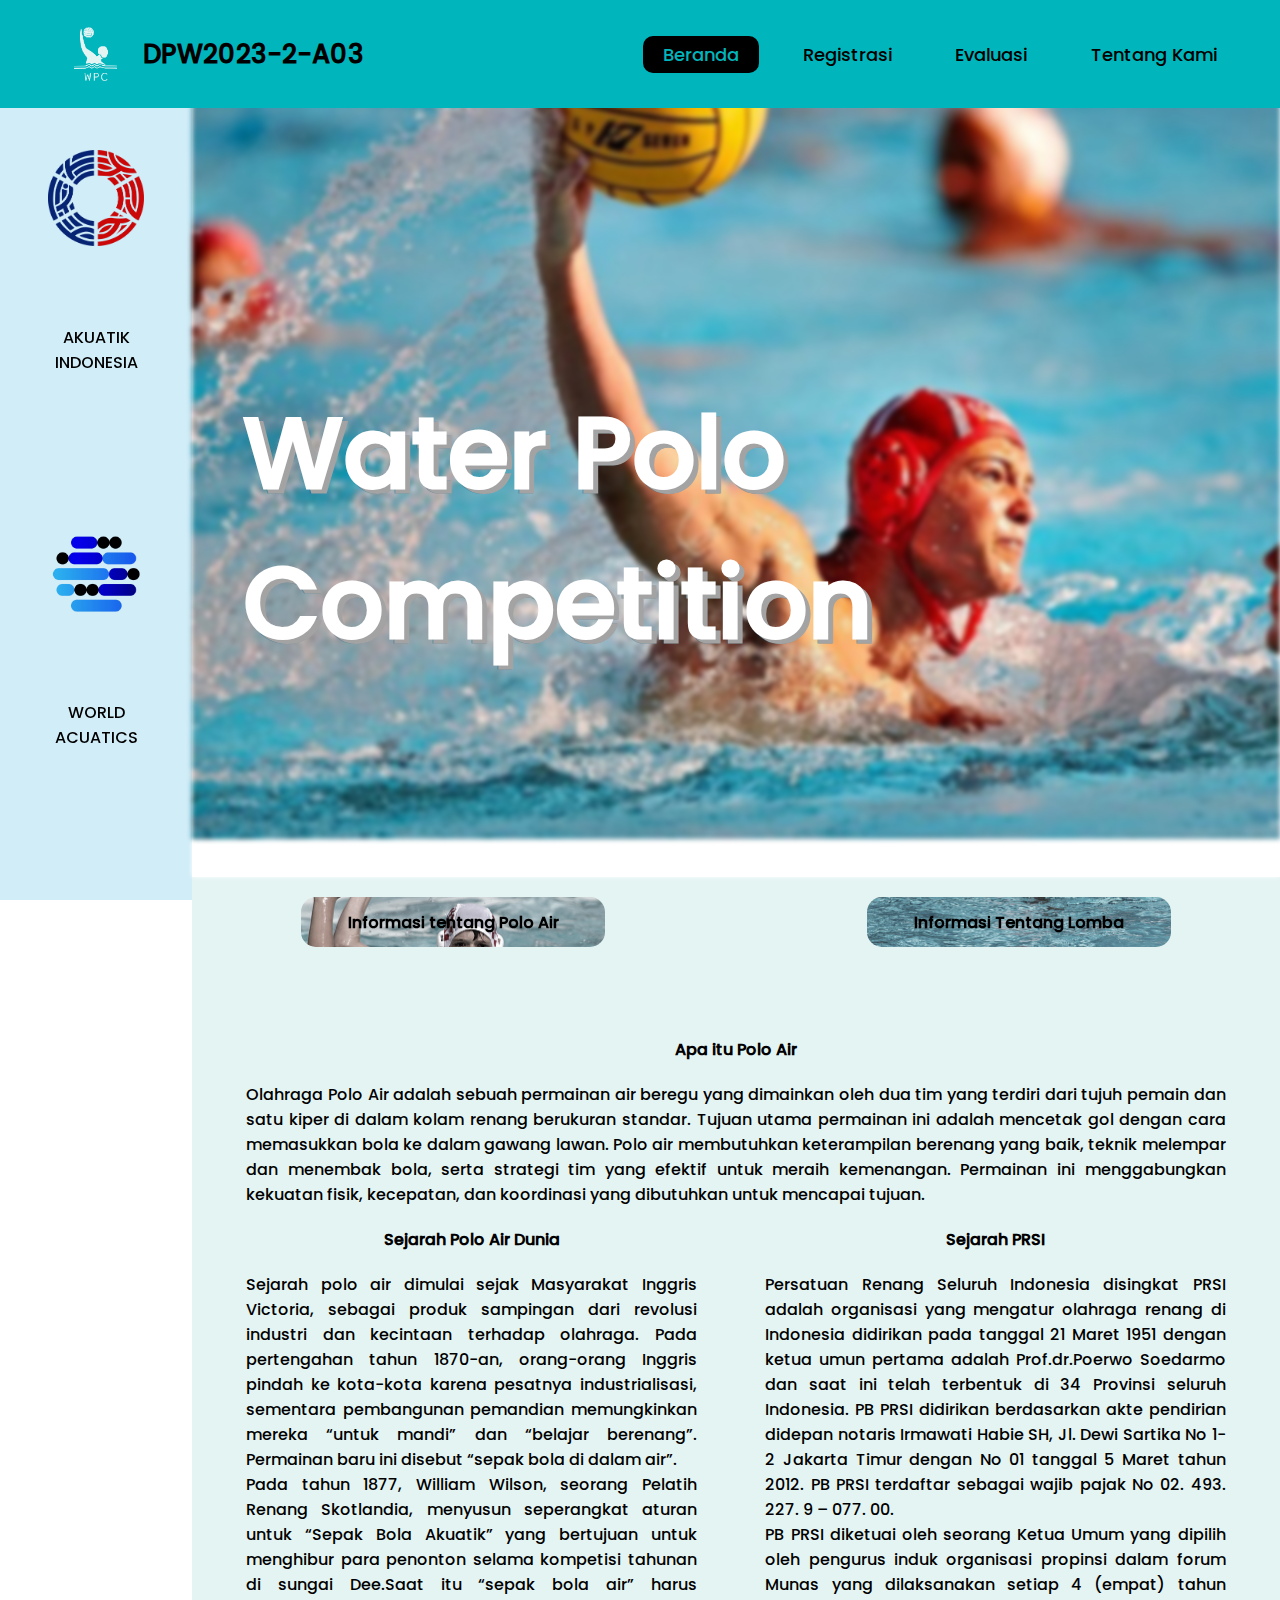
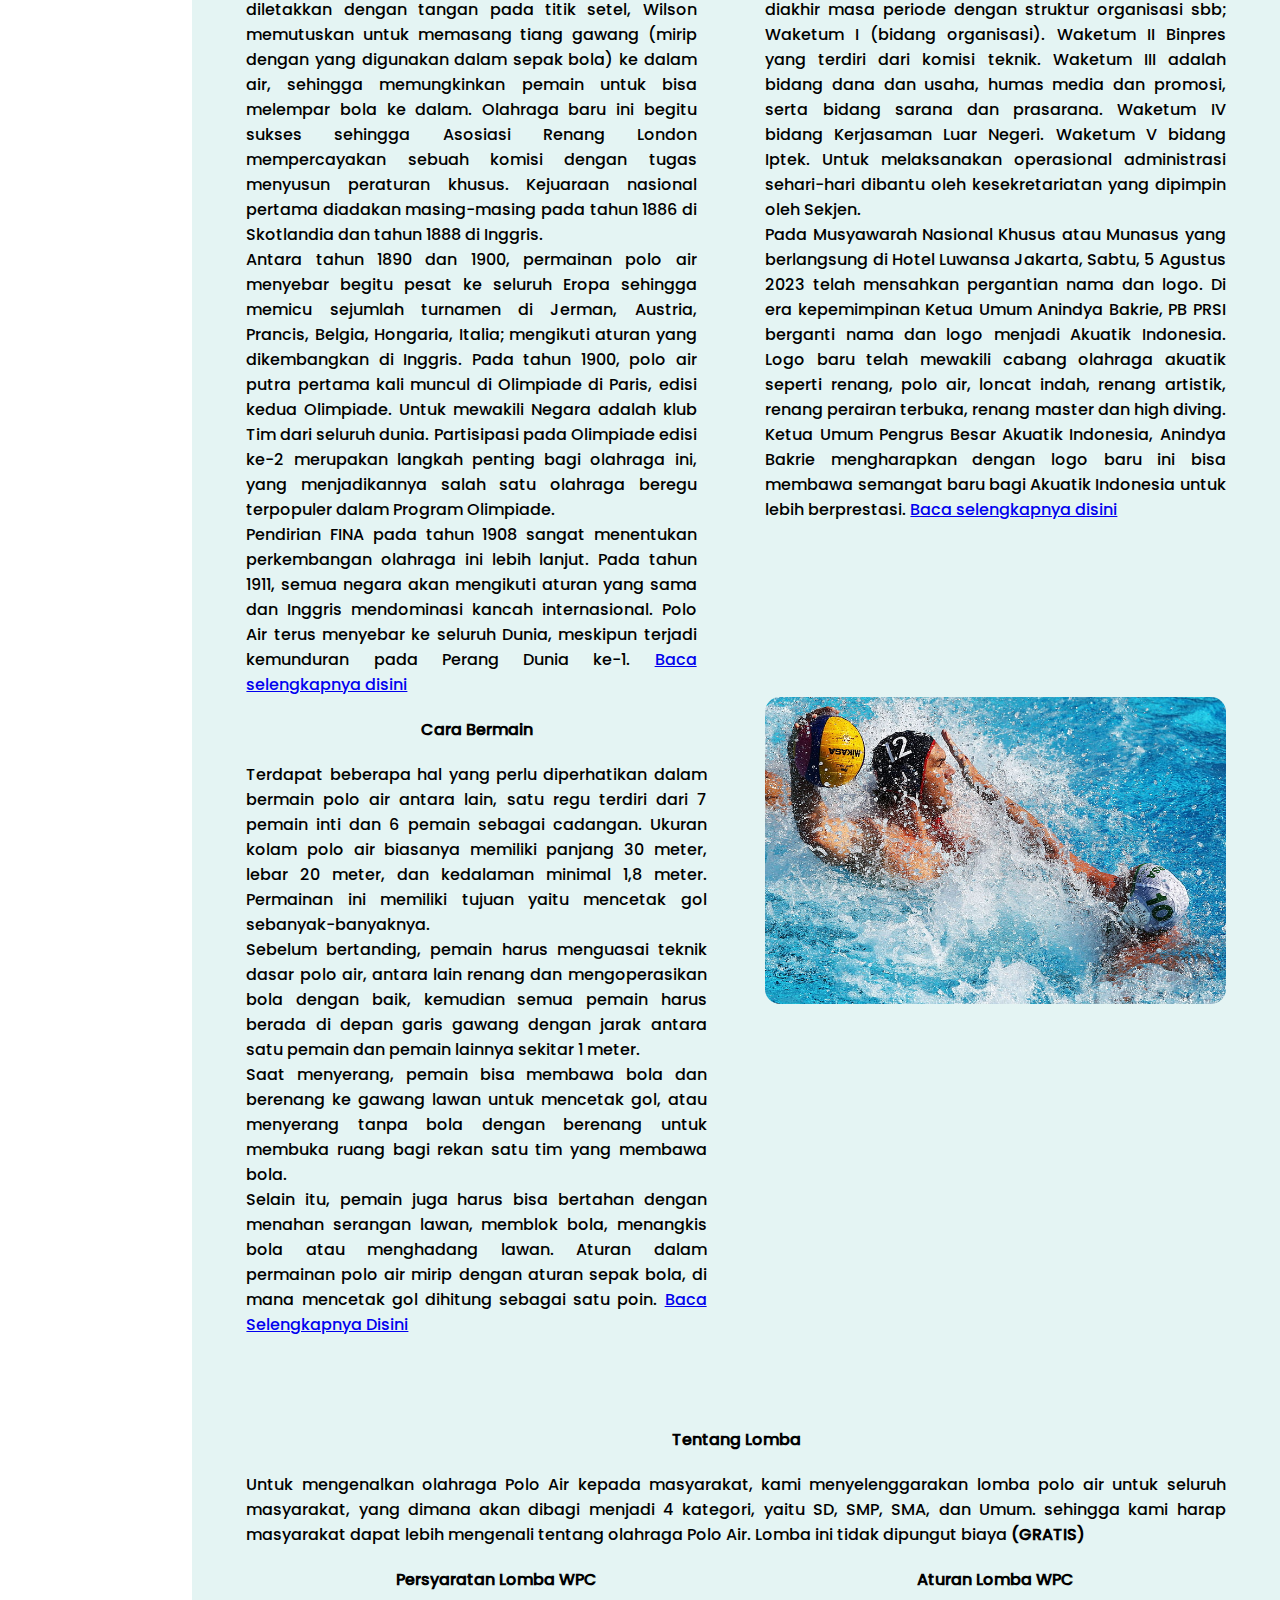
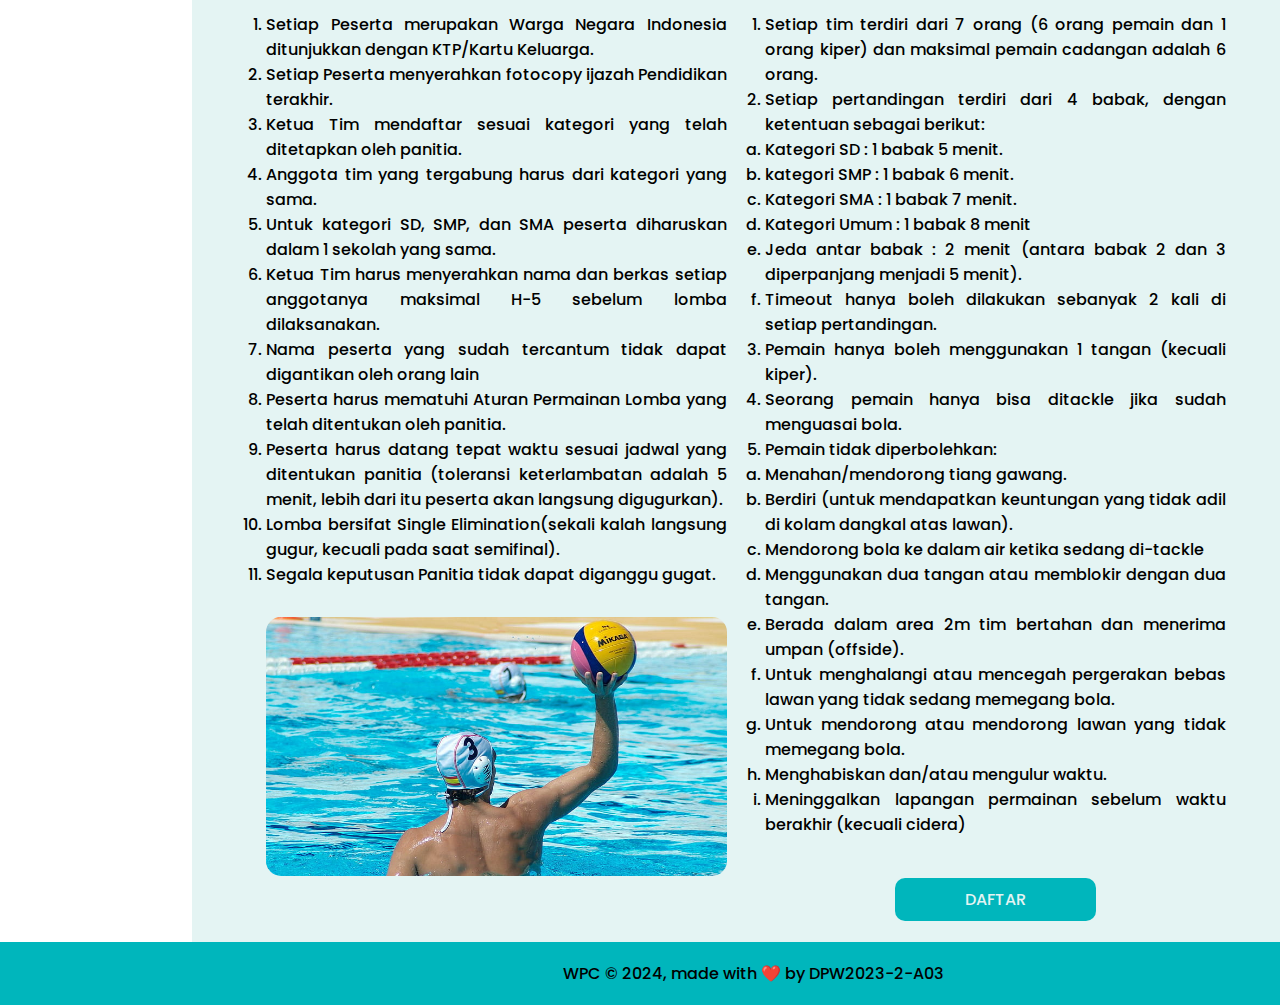
<file: index.html>
<!DOCTYPE html>
<html lang="id">

<head>
    <meta charset="UTF-8">
    <meta name="viewport" content="width=device-width, initial-scale=1.0">
    <title>Homepage</title>
    <link rel="stylesheet" href="style.css">
</head>

<body>
    <!-- menu start -->
    <div class="menu">
        <!-- menu navbar kiri -->
        <div class="nav1">
            <img src="aset/logowpcfix.png" alt="">
            <p>DPW2023-2-A03</p>
        </div>
        <!-- menu navbar kanan -->
        <div class="nav2">
            <a href="index.html" class="now-page">Beranda</a>
            <a href="registration.html" class="other-page">Registrasi</a>
            <a href="evaluation.html" class="other-page">Evaluasi</a>
            <a href="about-us.html" class="other-page">Tentang Kami</a>
        </div>
    </div>
    <!-- menu end -->

    <!-- header start -->
    <div class="header banner"></div>
    <div class="bg-text">
        <h1>Water Polo Competition</h1>
    </div>
    <!-- header end -->

    <!-- aside start -->
    <aside>
        <div class="logo1">
            <img src="aset/logolokal.png" alt="">
            <div class="textLogo">
                <div>AKUATIK</div>
                <div>INDONESIA</div>
            </div>
        </div>
        <div class="logo2">
            <img src="aset/logoworld.png" alt="">
            <div class="textLogo">
                <div>WORLD</div>
                <div>ACUATICS</div>
            </div>
        </div>
    </aside>
    <!-- aside end -->
    <!-- main start -->
    <div class="main">
        <!-- tombol -->
        <div class="card">
            <div class="card1">
                <a href="#pengertian">
                    <h2>Informasi tentang Polo Air</h2>
                </a>
            </div>
            <div class="card2">
                <a href="#informasi-lomba">
                    <h2>Informasi Tentang Lomba</h2>
                </a>
            </div>
        </div>
        <!-- pengertian -->
        <div class="pengertian" id="pengertian">
            <!-- <hr><hr> -->
            <h3>Apa itu Polo Air</h3>
            <p>
                Olahraga Polo Air adalah sebuah permainan air beregu yang dimainkan oleh dua tim yang terdiri dari tujuh
                pemain dan satu kiper di dalam kolam renang berukuran standar. Tujuan utama permainan ini adalah
                mencetak gol dengan cara memasukkan bola ke dalam gawang lawan. Polo air membutuhkan keterampilan
                berenang yang baik, teknik melempar dan menembak bola, serta strategi tim yang efektif untuk meraih
                kemenangan. Permainan ini menggabungkan kekuatan fisik, kecepatan, dan koordinasi yang dibutuhkan untuk
                mencapai tujuan.
            </p>
        </div>
        <!-- sejarah -->
        <div class="sejarah">
            <!-- sejarah polo air dunia -->
            <div class="spolo">
                <h3>Sejarah Polo Air Dunia</h3>
                <p>
                    Sejarah polo air dimulai sejak Masyarakat Inggris Victoria, sebagai produk sampingan dari revolusi
                    industri dan kecintaan terhadap olahraga. Pada pertengahan tahun 1870-an, orang-orang Inggris pindah
                    ke kota-kota karena pesatnya industrialisasi, sementara pembangunan pemandian memungkinkan mereka
                    “untuk mandi” dan “belajar berenang”. Permainan baru ini disebut “sepak bola di dalam air”.
                </p>
                <p>
                    Pada tahun 1877, William Wilson, seorang Pelatih Renang Skotlandia, menyusun seperangkat aturan
                    untuk “Sepak Bola Akuatik” yang bertujuan untuk menghibur para penonton selama kompetisi tahunan di
                    sungai Dee.Saat itu “sepak bola air” harus diletakkan dengan tangan pada titik setel, Wilson
                    memutuskan untuk memasang tiang gawang (mirip dengan yang digunakan dalam sepak bola) ke dalam air,
                    sehingga memungkinkan pemain untuk bisa melempar bola ke dalam. Olahraga baru ini begitu sukses
                    sehingga Asosiasi Renang London mempercayakan sebuah komisi dengan tugas menyusun peraturan khusus.
                    Kejuaraan nasional pertama diadakan masing-masing pada tahun 1886 di Skotlandia dan tahun 1888 di
                    Inggris.
                </p>
                <p>
                    Antara tahun 1890 dan 1900, permainan polo air menyebar begitu pesat ke seluruh Eropa sehingga
                    memicu sejumlah turnamen di Jerman, Austria, Prancis, Belgia, Hongaria, Italia; mengikuti aturan
                    yang dikembangkan di Inggris. Pada tahun 1900, polo air putra pertama kali muncul di Olimpiade di
                    Paris, edisi kedua Olimpiade. Untuk mewakili Negara adalah klub Tim dari seluruh dunia. Partisipasi
                    pada Olimpiade edisi ke-2 merupakan langkah penting bagi olahraga ini, yang menjadikannya salah satu
                    olahraga beregu terpopuler dalam Program Olimpiade.
                </p>
                <p>
                    Pendirian FINA pada tahun 1908 sangat menentukan perkembangan olahraga ini lebih lanjut. Pada tahun
                    1911, semua negara akan mengikuti aturan yang sama dan Inggris mendominasi kancah internasional.
                    Polo Air terus menyebar ke seluruh Dunia, meskipun terjadi kemunduran pada Perang Dunia ke-1. <a
                        href="https://learning.fina.org/history-of-water-polo/" target="_blank">Baca selengkapnya
                        disini</a>
                </p>
            </div>
            <!-- sejarah prsi -->
            <div class="sprsi">
                <h3>Sejarah PRSI</h3>
                <p>
                    Persatuan Renang Seluruh Indonesia disingkat PRSI adalah organisasi yang mengatur olahraga renang di
                    Indonesia didirikan pada tanggal 21 Maret 1951 dengan ketua umun pertama adalah Prof.dr.Poerwo
                    Soedarmo dan saat ini telah terbentuk di 34 Provinsi seluruh Indonesia. PB PRSI didirikan
                    berdasarkan akte pendirian didepan notaris Irmawati Habie SH, Jl. Dewi Sartika No 1-2 Jakarta Timur
                    dengan No 01 tanggal 5 Maret tahun 2012. PB PRSI terdaftar sebagai wajib pajak No 02. 493. 227. 9 –
                    077. 00.
                </p>
                <p>
                    PB PRSI diketuai oleh seorang Ketua Umum yang dipilih oleh pengurus induk organisasi propinsi dalam
                    forum Munas yang dilaksanakan setiap 4 (empat) tahun diakhir masa periode dengan struktur organisasi
                    sbb; Waketum I (bidang organisasi). Waketum II Binpres yang terdiri dari komisi teknik. Waketum III
                    adalah bidang dana dan usaha, humas media dan promosi, serta bidang sarana dan prasarana. Waketum IV
                    bidang Kerjasaman Luar Negeri. Waketum V bidang Iptek. Untuk melaksanakan operasional administrasi
                    sehari-hari dibantu oleh kesekretariatan yang dipimpin oleh Sekjen.
                </p>
                <p>
                    Pada Musyawarah Nasional Khusus atau Munasus yang berlangsung di Hotel Luwansa Jakarta, Sabtu, 5
                    Agustus 2023 telah mensahkan pergantian nama dan logo. Di era kepemimpinan Ketua Umum Anindya
                    Bakrie, PB PRSI berganti nama dan logo menjadi Akuatik Indonesia. Logo baru telah mewakili cabang
                    olahraga akuatik seperti renang, polo air, loncat indah, renang artistik, renang perairan terbuka,
                    renang master dan high diving. Ketua Umum Pengrus Besar Akuatik Indonesia, Anindya Bakrie
                    mengharapkan dengan logo baru ini bisa membawa semangat baru bagi Akuatik Indonesia untuk lebih
                    berprestasi. <a href="https://akuatikindonesia.id/tentang" target="_blank"> Baca selengkapnya
                        disini</a>
                </p>
            </div>
        </div>
        <!-- cara main -->
        <div class="penghubung">
            <div class="cara">
                <h3>Cara Bermain</h3>
                <p>
                    Terdapat beberapa hal yang perlu diperhatikan dalam bermain polo air antara lain, satu regu terdiri
                    dari 7 pemain inti dan 6 pemain sebagai cadangan. Ukuran kolam polo air biasanya memiliki panjang 30
                    meter, lebar 20 meter, dan kedalaman minimal 1,8 meter. Permainan ini memiliki tujuan yaitu mencetak
                    gol sebanyak-banyaknya.
                </p>
                <p>
                    Sebelum bertanding, pemain harus menguasai teknik dasar polo air, antara lain renang dan
                    mengoperasikan bola dengan baik, kemudian semua pemain harus berada di depan garis gawang dengan
                    jarak antara satu pemain dan pemain lainnya sekitar 1 meter.
                </p>
                <p>
                    Saat menyerang, pemain bisa membawa bola dan berenang ke gawang lawan untuk mencetak gol, atau
                    menyerang tanpa bola dengan berenang untuk membuka ruang bagi rekan satu tim yang membawa bola.
                </p>
                <p>
                    Selain itu, pemain juga harus bisa bertahan dengan menahan serangan lawan, memblok bola, menangkis
                    bola atau menghadang lawan. Aturan dalam permainan polo air mirip dengan aturan sepak bola, di mana
                    mencetak gol dihitung sebagai satu poin. <a
                        href="https://nocindonesia.or.id/olahraga-polo-air-teknik-cara-main-dan-aturan/"
                        target="_blank"> Baca Selengkapnya Disini</a>
                </p>
            </div>
            <div class="cara">
                <a href="https://e0.pxfuel.com/wallpapers/713/346/desktop-wallpaper-water-polo-waterpolo.jpg"
                    target="_blank"><img src="aset/gambar-polir-1.jpg" alt=""></a>
            </div>
        </div>
        <!-- tujuan lomba -->
        <div class="kata2" id="informasi-lomba">
            <!-- <hr><hr> -->
            <h3>Tentang Lomba</h3>
            <p>
                Untuk mengenalkan olahraga Polo Air kepada masyarakat, kami menyelenggarakan lomba polo air untuk
                seluruh masyarakat, yang dimana akan dibagi menjadi 4 kategori, yaitu SD, SMP, SMA, dan Umum. sehingga
                kami harap masyarakat dapat lebih mengenali tentang olahraga Polo Air. Lomba ini tidak dipungut biaya
                <b>(GRATIS)</b>
            </p>
        </div>
        <!-- ketentuan(persyaratan&aturan) -->
        <div class="ketentuan">
            <!-- persyaratan -->
            <div class="syarat">
                <h3>Persyaratan Lomba WPC</h3>
                <div class="list1">
                    <ol type="1">
                        <li>Setiap Peserta merupakan Warga Negara Indonesia ditunjukkan dengan KTP/Kartu Keluarga.</li>
                        <li>Setiap Peserta menyerahkan fotocopy ijazah Pendidikan terakhir.</li>
                        <li>Ketua Tim mendaftar sesuai kategori yang telah ditetapkan oleh panitia.</li>
                        <li>Anggota tim yang tergabung harus dari kategori yang sama.</li>
                        <li>Untuk kategori SD, SMP, dan SMA peserta diharuskan dalam 1 sekolah yang sama.</li>
                        <li>Ketua Tim harus menyerahkan nama dan berkas setiap anggotanya maksimal H-5 sebelum lomba
                            dilaksanakan.</li>
                        <li>Nama peserta yang sudah tercantum tidak dapat digantikan oleh orang lain</li>
                        <li>Peserta harus mematuhi Aturan Permainan Lomba yang telah ditentukan oleh panitia.</li>
                        <li>Peserta harus datang tepat waktu sesuai jadwal yang ditentukan panitia (toleransi
                            keterlambatan adalah 5 menit, lebih dari itu peserta akan langsung digugurkan).</li>
                        <li>Lomba bersifat Single Elimination(sekali kalah langsung gugur, kecuali pada saat semifinal).
                        </li>
                        <li>Segala keputusan Panitia tidak dapat diganggu gugat.</li>
                    </ol>
                </div>
                <a href="https://e0.pxfuel.com/wallpapers/1001/410/desktop-wallpaper-waterpolo-water-polo-background.jpg"
                    target="_blank"><img src="aset/gambar-polir-2.jpg" alt=""></a>
            </div>
            <!-- aturan -->
            <div class="aturan">
                <h3>Aturan Lomba WPC</h3>
                <div class="list1">
                    <ol type="1">
                        <li>Setiap tim terdiri dari 7 orang (6 orang pemain dan 1 orang kiper) dan maksimal pemain
                            cadangan adalah 6 orang.</li>
                        <li>
                            Setiap pertandingan terdiri dari 4 babak, dengan ketentuan sebagai berikut:
                            <div class="list2">
                                <ol type="a">
                                    <li>Kategori SD : 1 babak 5 menit.</li>
                                    <li>kategori SMP : 1 babak 6 menit.</li>
                                    <li>Kategori SMA : 1 babak 7 menit.</li>
                                    <li>Kategori Umum : 1 babak 8 menit</li>
                                    <li>Jeda antar babak : 2 menit (antara babak 2 dan 3 diperpanjang menjadi 5 menit).
                                    </li>
                                    <li>Timeout hanya boleh dilakukan sebanyak 2 kali di setiap pertandingan.</li>
                                </ol>
                            </div>
                        </li>
                        <li>Pemain hanya boleh menggunakan 1 tangan (kecuali kiper).</li>
                        <li>Seorang pemain hanya bisa ditackle jika sudah menguasai bola.</li>
                        <li>
                            Pemain tidak diperbolehkan:
                            <div class="list2">
                                <ol type="a">
                                    <li>Menahan/mendorong tiang gawang.</li>
                                    <li>Berdiri (untuk mendapatkan keuntungan yang tidak adil di kolam dangkal atas
                                        lawan).</li>
                                    <li>Mendorong bola ke dalam air ketika sedang di-tackle</li>
                                    <li>Menggunakan dua tangan atau memblokir dengan dua tangan.</li>
                                    <li>Berada dalam area 2m tim bertahan dan menerima umpan (offside).</li>
                                    <li>Untuk menghalangi atau mencegah pergerakan bebas lawan yang tidak sedang
                                        memegang bola.</li>
                                    <li>Untuk mendorong atau mendorong lawan yang tidak memegang bola.</li>
                                    <li>Menghabiskan dan/atau mengulur waktu.</li>
                                    <li>Meninggalkan lapangan permainan sebelum waktu berakhir (kecuali cidera)</li>
                                </ol>
                            </div>
                        </li>
                    </ol>
                </div>
                <a href="registration.html#regis">DAFTAR</a>
            </div>
        </div>
    </div>
    <!-- main end -->
    <!-- footer start -->
    <footer>
        <p>WPC © 2024, made with ❤️ by DPW2023-2-A03</p>
    </footer>
    <!-- footer end -->
</body>

</html>
</file>
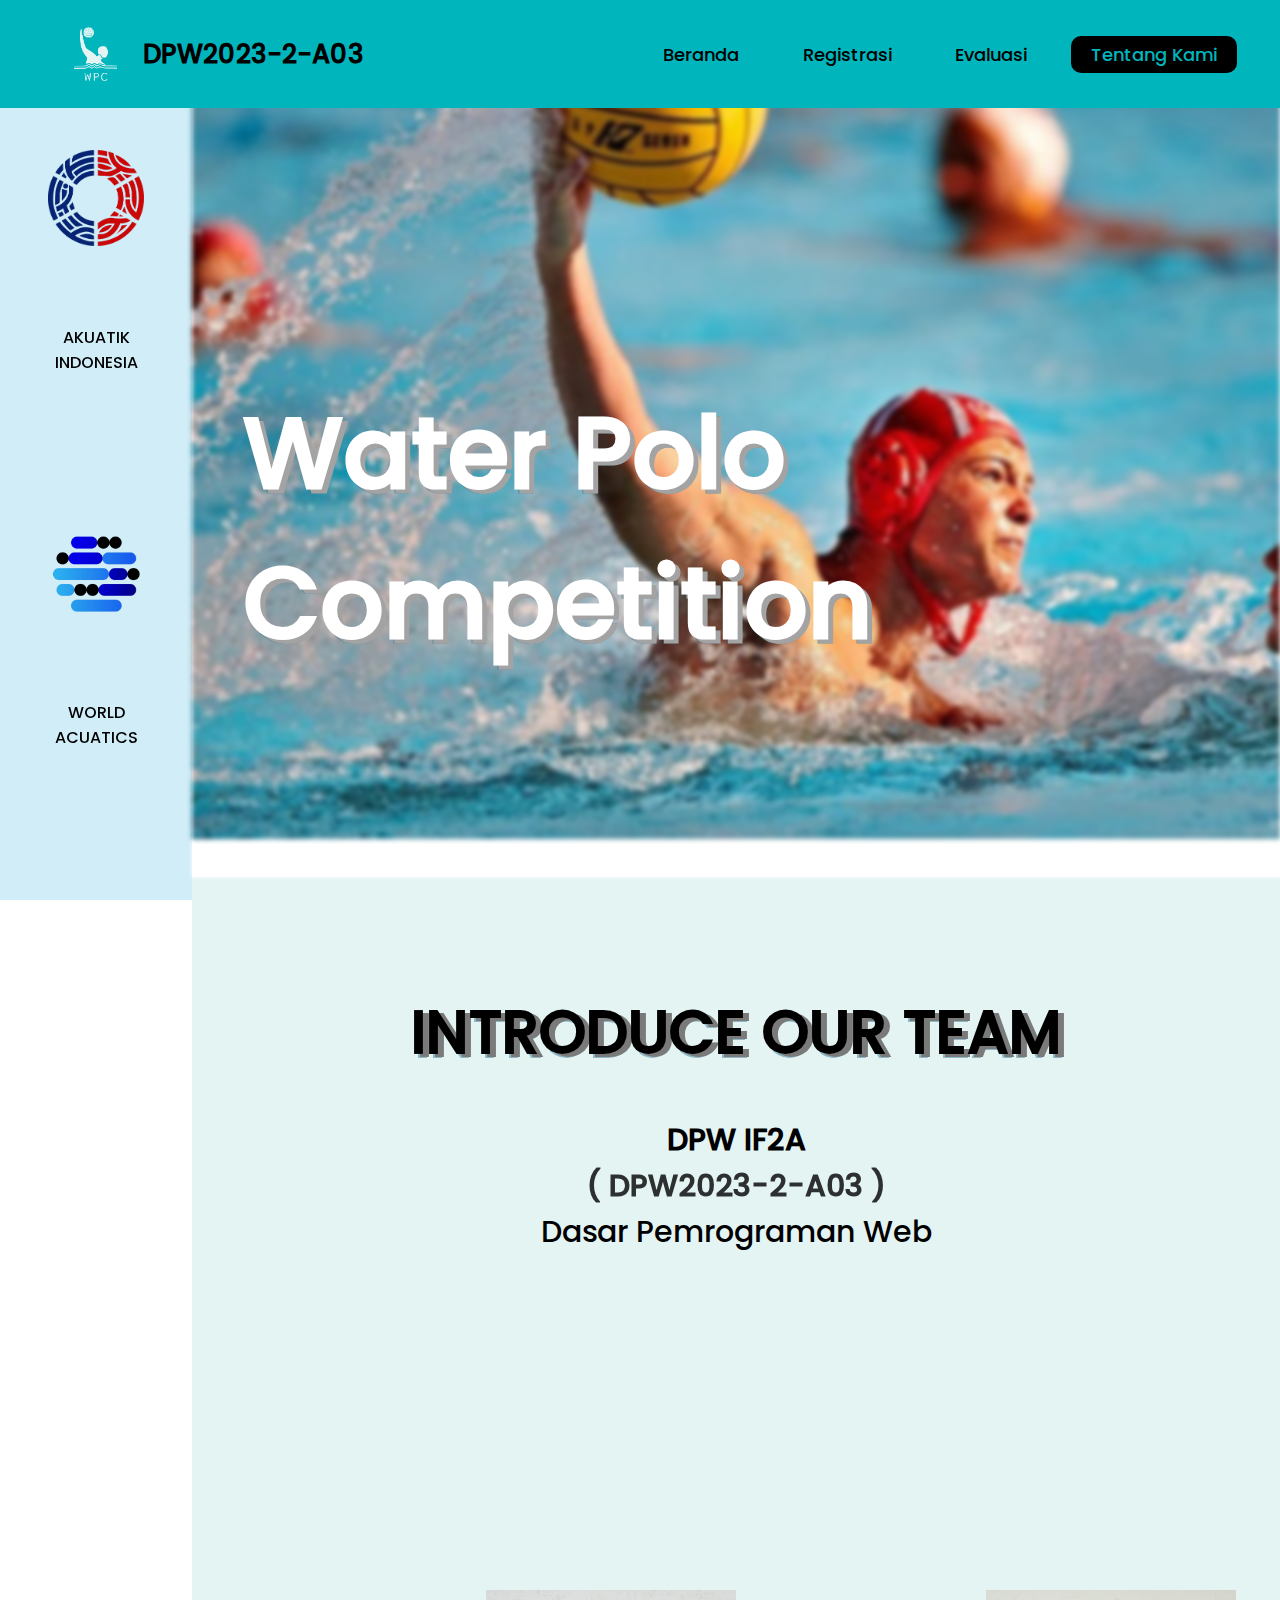
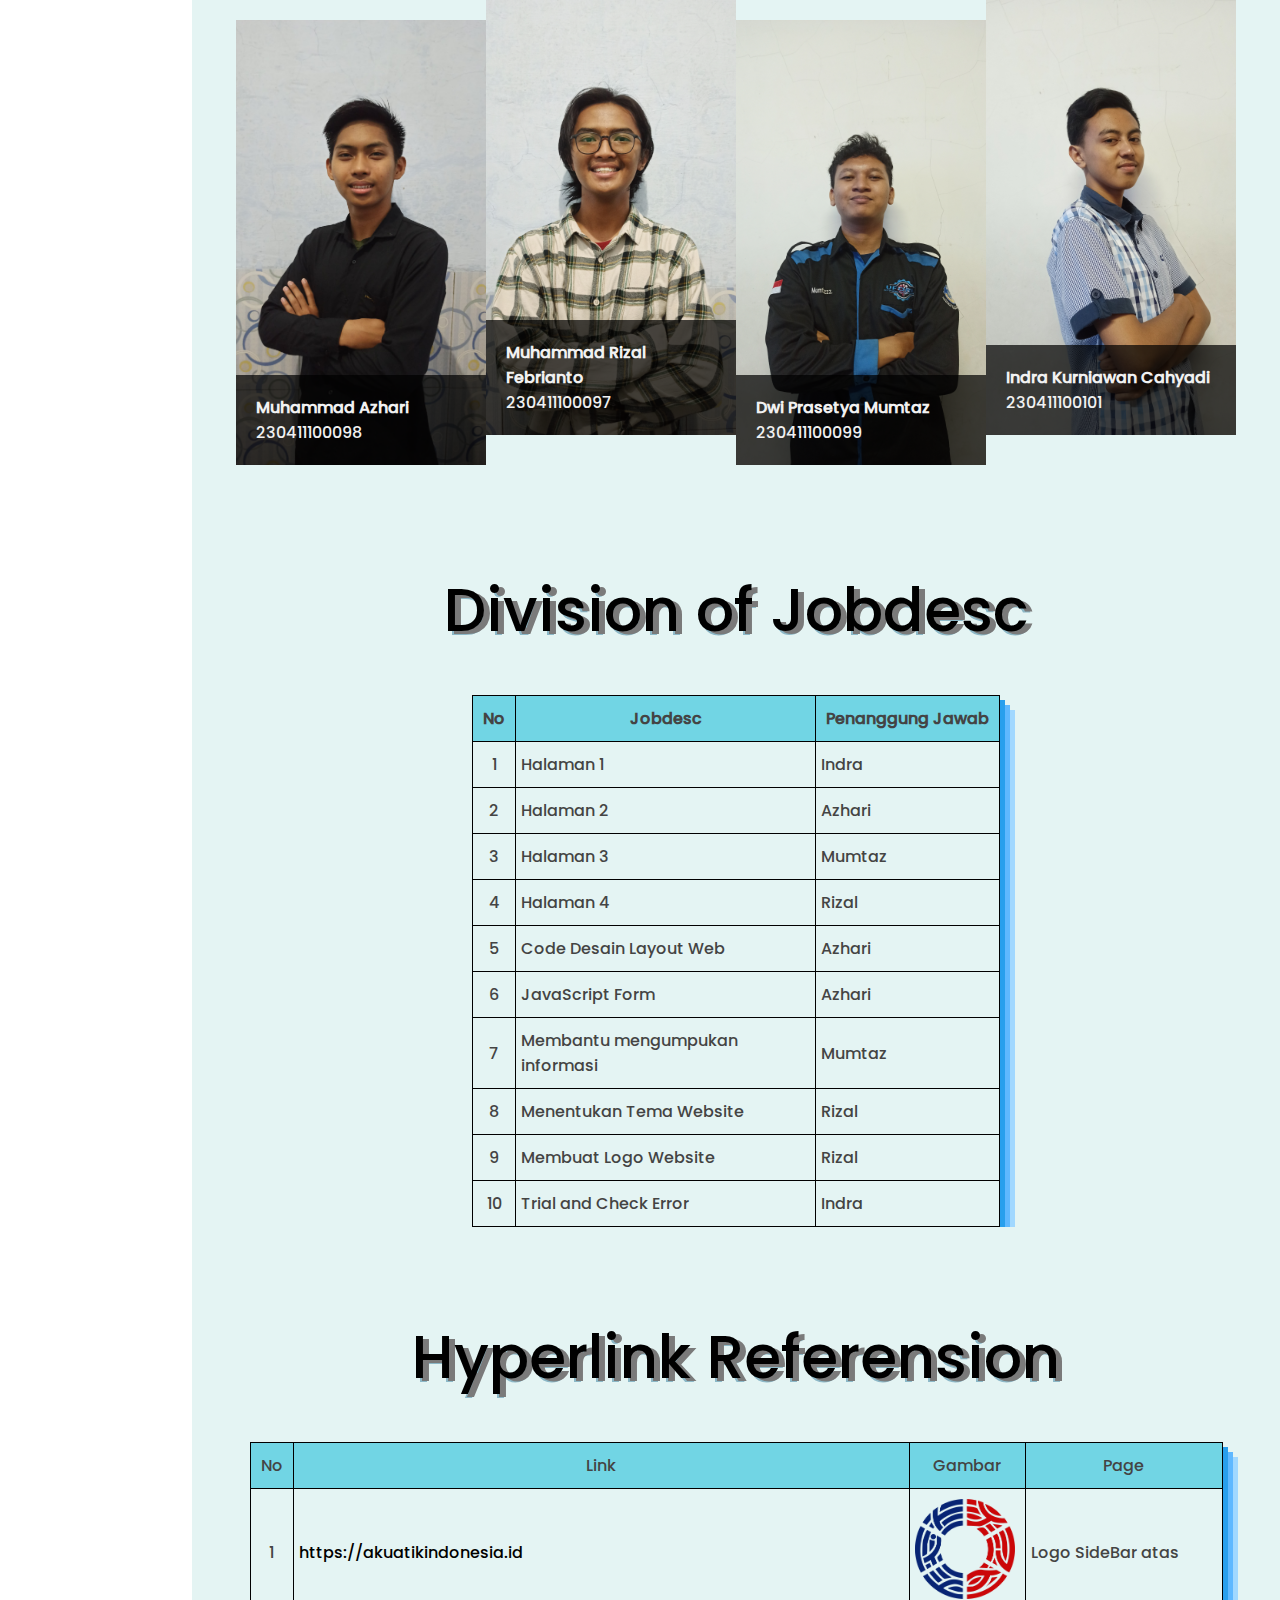
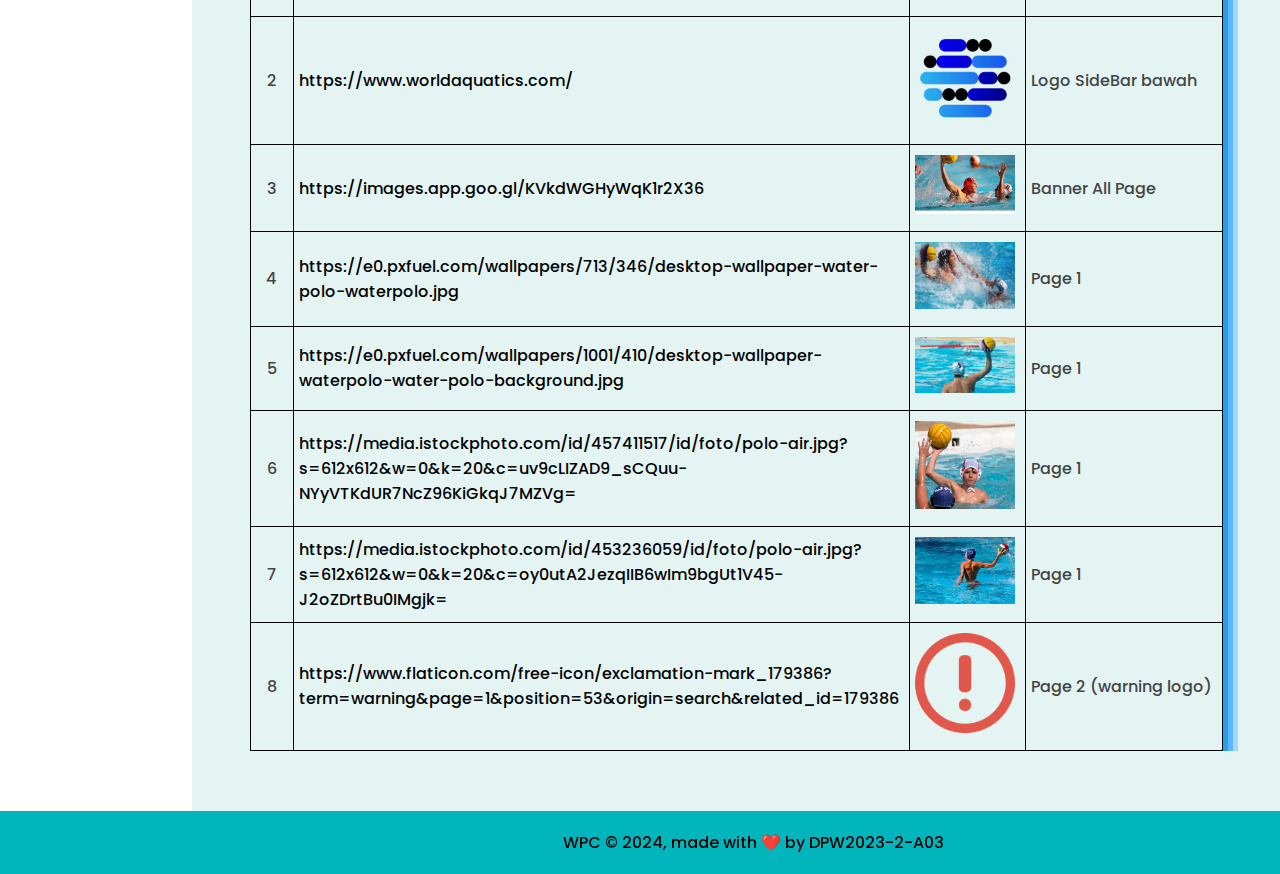
<file: about-us.html>
<!DOCTYPE html>
<html lang="id">

<head>
    <meta charset="UTF-8">
    <meta name="viewport" content="width=device-width, initial-scale=1.0">
    <meta name="description" content="WPC adalah kompetisi polo air bergengsi yang ada di Indonesia">
    <title>About Us</title>
    <link rel="stylesheet" href="style.css">
</head>

<body>
    <!-- menu start -->
    <div class="menu">
        <div class="nav1">
            <img src="aset/logowpcfix.png" alt="">
            <p>DPW2023-2-A03</p>
        </div>
        <div class="nav2">
            <a href="index.html" class="other-page">Beranda</a>
            <a href="registration.html" class="other-page">Registrasi</a>
            <a href="evaluation.html" class="other-page">Evaluasi</a>
            <a href="#" class="now-page">Tentang Kami</a>
        </div>
    </div>
    <!-- menu end -->

    <!-- header start -->
    <div class="header banner"></div>
    <div class="bg-text">
        <h1>Water Polo Competition</h1>
    </div>
    <!-- header end -->

    <!-- aside start -->
    <aside>
        <div class="logo1">
            <img src="aset/logolokal.png" alt="">
            <div class="textLogo">
                <div>AKUATIK</div>
                <div>INDONESIA</div>
            </div>
        </div>
        <div class="logo2">
            <img src="aset/logoworld.png" alt="">
            <div class="textLogo">
                <div>WORLD</div>
                <div>ACUATICS</div>
            </div>
        </div>
    </aside>
    <!-- aside end -->
    <!-- main start -->
    <!-- Teks Awal -->
    <div class="div div-about-us-1">
        <div class="deskripsi-singkat">
            <h1 class="team">INTRODUCE OUR TEAM </h1>
            <h1 class="desc">DPW IF2A</h1>
            <p class="desc-kel">( DPW2023-2-A03 )</p>
            <p class="desc">Dasar Pemrograman Web</p>
        </div>
    </div>
    <!-- Teks Akhir -->

    <!-- Container Foto dan nama tiap anggota START -->
    <div class="div div-about-us-2">
        <div class="container_foto">
            <!-- Identitas Nomer 1 -->
            <div class="foto1">
                <img class="a1" src="aset/azhari.jpg" alt="">
                <div class="konten">
                    <h1>Muhammad Azhari</h1>
                    <p>230411100098</p>
                </div>
            </div>

            <!-- Identitas Nomer 2 -->
            <div class="foto2">
                <img class="a2" src="aset/rizal.jpg" alt="">
                <div class="konten2">
                    <h1>Muhammad Rizal Febrianto</h1>
                    <p>230411100097</p>
                </div>
            </div>

            <!-- Identitas Nomer 3 -->
            <div class="foto3">
                <img class="a1" src="aset/mumtaz.jpg" alt="">
                <div class="konten">
                    <h1>Dwi Prasetya Mumtaz</h1>
                    <p>230411100099</p>
                </div>
            </div>
            <!-- Identitas Nomer 4 -->
            <div class="foto4">
                <img class="a2" src="aset/indra.jpg" alt="">
                <div class="konten2">
                    <h1>Indra Kurniawan Cahyadi</h1>
                    <p>230411100101</p>
                </div>
            </div>

        </div>
    </div>
    <!-- Container Foto dan nama tiap anggota END -->

    <!-- Container Jobdesc dan PJ START -->
    <div class="div div-about-us-3">
        <div class="jobdesk">
            <div class="team">Division of Jobdesc</div>
            <div class="container_table">
                <table class="tabel">
                    <tr class="toptabel">
                        <th class="left-tab-top">No</th>
                        <th class="mid-tab-top">Jobdesc</th>
                        <th class="right-tab-top">Penanggung Jawab</th>
                    </tr>
                    <tr>
                        <td class="left-tab">1</td>
                        <td class="mid-tab">Halaman 1</td>
                        <td class="right-tab">Indra</td>
                    </tr>
                    <tr>
                        <td class="left-tab">2</td>
                        <td class="mid-tab">Halaman 2</td>
                        <td class="right-tab">Azhari</td>
                    </tr>
                    <tr>
                        <td class="left-tab">3</td>
                        <td class="mid-tab">Halaman 3</td>
                        <td class="right-tab">Mumtaz</td>
                    </tr>
                    <tr>
                        <td class="left-tab">4</td>
                        <td class="mid-tab">Halaman 4</td>
                        <td class="right-tab">Rizal</td>
                    </tr>
                    <tr>
                        <td class="left-tab">5</td>
                        <td class="mid-tab">Code Desain Layout Web</td>
                        <td class="right-tab">Azhari</td>
                    </tr>
                    <tr>
                        <td class="left-tab">6</td>
                        <td class="mid-tab">JavaScript Form</td>
                        <td class="right-tab">Azhari</td>
                    </tr>
                    <tr>
                        <td class="left-tab">7</td>
                        <td class="mid-tab">Membantu mengumpukan informasi</td>
                        <td class="right-tab">Mumtaz</td>
                    </tr>
                    <tr>
                        <td class="left-tab">8</td>
                        <td class="mid-tab">Menentukan Tema Website</td>
                        <td class="right-tab">Rizal</td>
                    </tr>
                    <tr>
                        <td class="left-tab">9</td>
                        <td class="mid-tab">Membuat Logo Website</td>
                        <td class="right-tab">Rizal</td>
                    </tr>
                    <tr>
                        <td class="left-tab">10</td>
                        <td class="mid-tab">Trial and Check Error</td>
                        <td class="right-tab">Indra</td>
                    </tr>
                </table>
            </div>
        </div>
    </div>
    <!-- Container Jobdesc dan PJ END -->


    <!-- Container Link Referensi Foto START -->

    <div class="div div-about-us-4">
        <div class="team">Hyperlink Referension</div>
        <div class="container_table">
            <table class="tabel">
                <!-- Thead Start -->
                <tr class="toptabel">
                    <td class="left-tab-top">No</td>
                    <td class="mid-tab-top">Link</td>
                    <td class="mid2-tab-top">Gambar</td>
                    <td class="right-tab-top">Page</td>
                </tr>
                <!-- Thead End -->
                <tr>
                    <td class="left-tab">1</td>
                    <td class="mid-tab"><a href="https://akuatikindonesia.id" target="_blank">https://akuatikindonesia.id</a></td>
                    <td class="mid2-tab"><img src="aset/logolokal.png" alt=""></td>
                    <td class="right-tab">Logo SideBar atas</td>
                </tr>
                <tr>
                    <td class="left-tab">2</td>
                    <td class="mid-tab"><a href="https://www.worldaquatics.com/" target="_blank">https://www.worldaquatics.com/</a></td>
                    <td class="mid2-tab"><img src="aset/logoworld.png" alt=""></td>
                    <td class="right-tab">Logo SideBar bawah</td>
                </tr>
                <tr>
                    <td class="left-tab">3</td>
                    <td class="mid-tab"><a
                        href="https://images.app.goo.gl/KVkdWGHyWqK1r2X36" target="_blank">https://images.app.goo.gl/KVkdWGHyWqK1r2X36</a>
                    </td>
                    <td class="mid2-tab"><img src="aset/banner.png" alt=""></td>
                    <td class="right-tab">Banner All Page</td>
                </tr>
                <tr>
                    <td class="left-tab">4</td>
                    <td class="mid-tab"><a
                            href="https://e0.pxfuel.com/wallpapers/713/346/desktop-wallpaper-water-polo-waterpolo.jpg" target="_blank">https://e0.pxfuel.com/wallpapers/713/346/desktop-wallpaper-water-polo-waterpolo.jpg</a>
                        </td>
                    <td class="mid2-tab"><img src="aset/gambar-polir-1.jpg" alt=""></td>
                    <td class="right-tab">Page 1</td>
                </tr>
                <tr>
                    <td class="left-tab">5</td>
                    <td class="mid-tab"><a
                        href="https://e0.pxfuel.com/wallpapers/1001/410/desktop-wallpaper-waterpolo-water-polo-background.jpg" target="_blank"">https://e0.pxfuel.com/wallpapers/1001/410/desktop-wallpaper-waterpolo-water-polo-background.jpg</a>
                    </td>
                    <td class="mid2-tab"><img src="aset/gambar-polir-2.jpg" alt=""></td>
                    <td class="right-tab">Page 1</td>
                </tr>
                <tr>
                    <td class="left-tab">6</td>
                    <td class="mid-tab"><a
                        href="https://media.istockphoto.com/id/457411517/id/foto/polo-air.jpg?s=612x612&w=0&k=20&c=uv9cLIZAD9_sCQuu-NYyVTKdUR7NcZ96KiGkqJ7MZVg=" target="_blank">https://media.istockphoto.com/id/457411517/id/foto/polo-air.jpg?s=612x612&w=0&k=20&c=uv9cLIZAD9_sCQuu-NYyVTKdUR7NcZ96KiGkqJ7MZVg=</a>
                    </td>
                    <td class="mid2-tab"><img src="aset/gambar-polir-4.jpg" alt=""></td>
                    <td class="right-tab">Page 1</td>
                </tr>
                <tr>
                    <td class="left-tab">7</td>
                    <td class="mid-tab"><a
                        href="https://media.istockphoto.com/id/453236059/id/foto/polo-air.jpg?s=612x612&w=0&k=20&c=oy0utA2JezqIIB6wIm9bgUt1V45-J2oZDrtBu0IMgjk=" target="_blank">https://media.istockphoto.com/id/453236059/id/foto/polo-air.jpg?s=612x612&w=0&k=20&c=oy0utA2JezqIIB6wIm9bgUt1V45-J2oZDrtBu0IMgjk=</a>
                    </td>
                    <td class="mid2-tab"><img src="aset/gambar-polir-5.jpg" alt=""></td>
                    <td class="right-tab">Page 1</td>
                </tr>
                <tr>
                    <td class="left-tab">8</td>
                    <td class="mid-tab"><a
                        href="https://www.flaticon.com/free-icon/exclamation-mark_179386?term=warning&page=1&position=53&origin=search&related_id=179386" target="_blank">https://www.flaticon.com/free-icon/exclamation-mark_179386?term=warning&page=1&position=53&origin=search&related_id=179386</a>
                    </td>
                    <td class="mid2-tab"><img src="aset/warning.png" alt=""></td>
                    <td class="right-tab">Page 2 (warning logo)</td>
                </tr>
            </table>
        </div>
    </div>
    <!-- Container Link Referensi Foto END -->


    <!-- main end -->
    <!-- footer start -->
    <footer>
        <p>WPC © 2024, made with ❤️ by DPW2023-2-A03</p>
    </footer>
    <!-- footer end -->

</body>

</html>
</file>
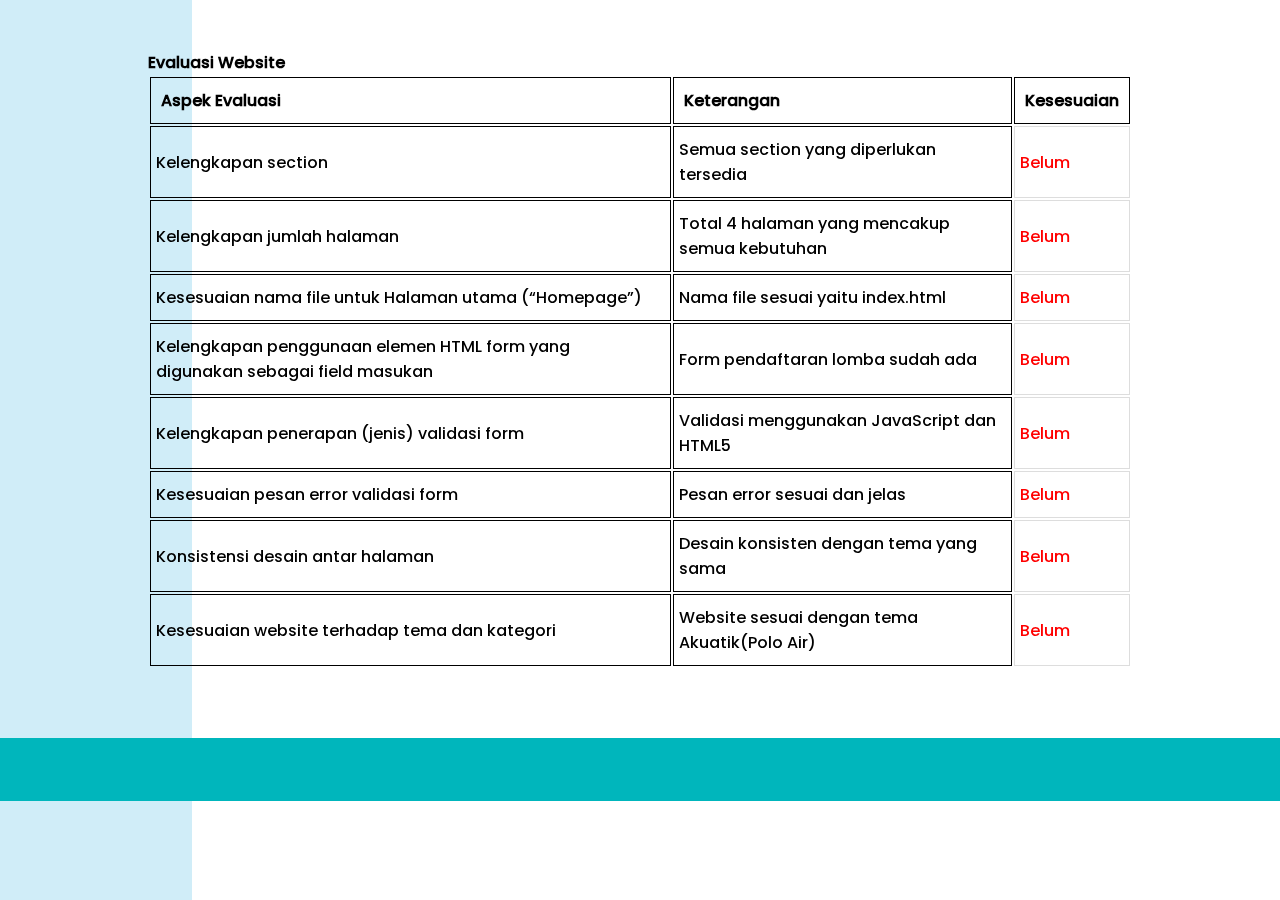
<file: evaluasi.html>
<!DOCTYPE html>
<html lang="en">

<head>
    <meta charset="UTF-8">
    <meta name="viewport" content="width=device-width, initial-scale=1.0">
    <title>Evaluation</title>
    <link rel="stylesheet" href="style.css">
</head>

<body>
    <!-- header start -->
    <header>

    </header>
    <!-- header end -->

    <!-- menu start -->
    <menu>

    </menu>
    <!-- menu end -->

    <!-- aside start -->
    <aside>

    </aside>
    <!-- aside end -->

    <!-- main start -->
    <main>
    	<div class="container">
        <h1>Evaluasi Website</h1>
        <table>
            <thead>
                <tr>
                    <th>Aspek Evaluasi</th>
                    <th>Keterangan</th>
                    <th>Kesesuaian</th>
                </tr>
            </thead>
            <tbody>
                <tr>
                    <td>Kelengkapan section</td>
                    <td>Semua section yang diperlukan tersedia</td>
                    <td class="no">Belum</td>
                </tr>
                <tr>
                    <td>Kelengkapan jumlah halaman</td>
                    <td>Total 4 halaman yang mencakup semua kebutuhan</td>
                    <td class="no">Belum</td>
                </tr>
                <tr>
                    <td>Kesesuaian nama file untuk Halaman utama (“Homepage”)</td>
                    <td>Nama file sesuai yaitu index.html</td>
                    <td class="no">Belum</td>
                </tr>
                <tr>
                    <td>Kelengkapan penggunaan elemen HTML form yang digunakan sebagai field masukan</td>
                    <td>Form pendaftaran lomba sudah ada</td>
                    <td class="no">Belum</td>
                </tr>
                <tr>
                    <td>Kelengkapan penerapan (jenis) validasi form</td>
                    <td>Validasi menggunakan JavaScript dan HTML5</td>
                    <td class="no">Belum</td>
                </tr>
                <tr>
                    <td>Kesesuaian pesan error validasi form</td>
                    <td>Pesan error sesuai dan jelas</td>
                    <td class="no">Belum</td>
                </tr>
                <tr>
                    <td>Konsistensi desain antar halaman</td>
                    <td>Desain konsisten dengan tema yang sama</td>
                    <td class="no">Belum</td>
                </tr>
                <tr>
                    <td>Kesesuaian website terhadap tema dan kategori</td>
                    <td>Website sesuai dengan tema Akuatik(Polo Air)</td>
                    <td class="no">Belum</td>
                </tr>
            </tbody>
        </table>
    </div>
    </main>
    <!-- main end -->

    <!-- footer start -->
    <footer>

    </footer>
    <!-- footer end -->
</body>

</html>
</file>
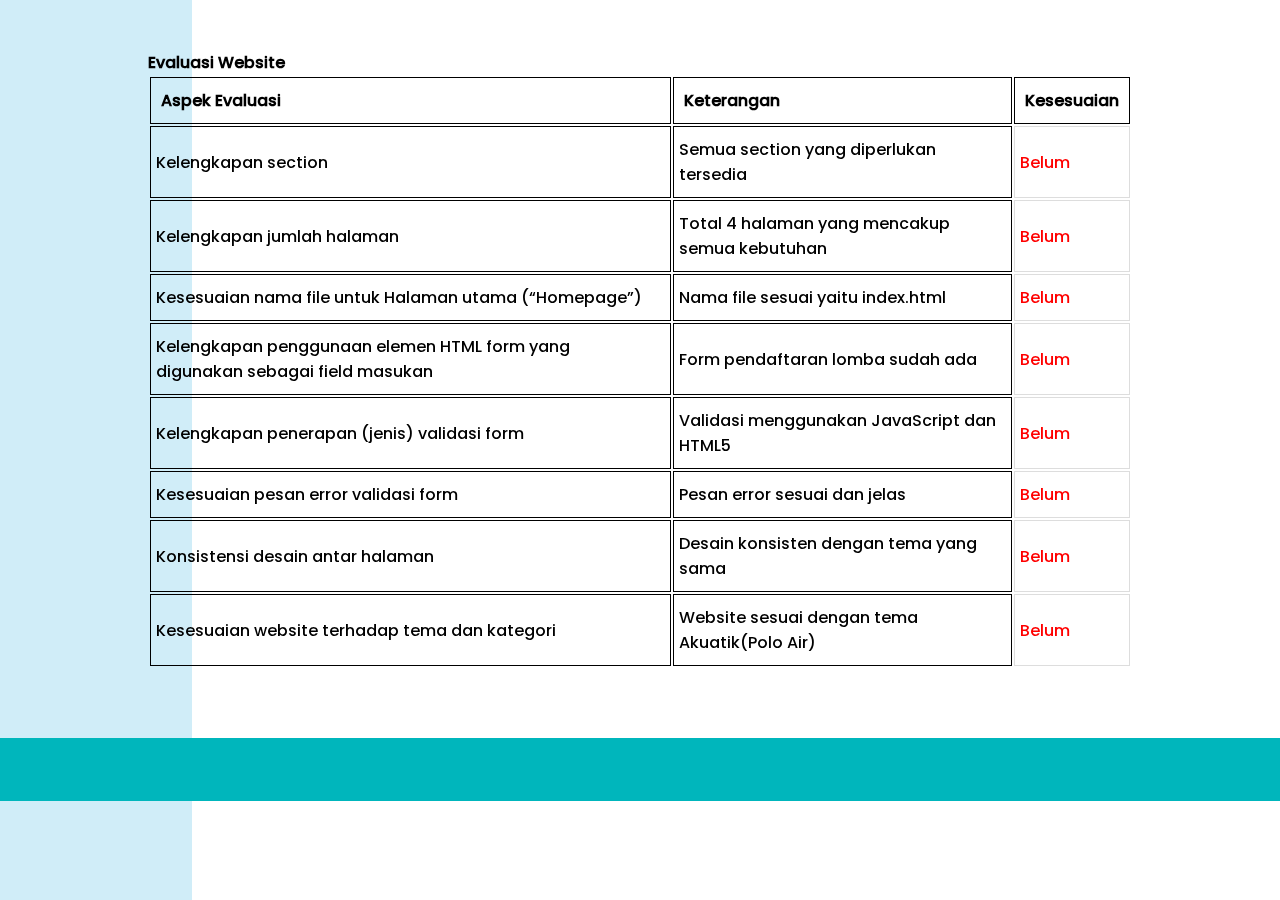
<file: Evaluation.html>
<!DOCTYPE html>
<html lang="en">

<head>
    <meta charset="UTF-8">
    <meta name="viewport" content="width=device-width, initial-scale=1.0">
    <title>Evaluation</title>
    <link rel="stylesheet" href="style.css">
</head>

<body>
    <!-- header start -->
    <header>

    </header>
    <!-- header end -->

    <!-- menu start -->
    <menu>

    </menu>
    <!-- menu end -->

    <!-- aside start -->
    <aside>

    </aside>
    <!-- aside end -->

    <!-- main start -->
    <main>
    	<div class="container">
        <h1>Evaluasi Website</h1>
        <table>
            <thead>
                <tr>
                    <th>Aspek Evaluasi</th>
                    <th>Keterangan</th>
                    <th>Kesesuaian</th>
                </tr>
            </thead>
            <tbody>
                <tr>
                    <td>Kelengkapan section</td>
                    <td>Semua section yang diperlukan tersedia</td>
                    <td class="no">Belum</td>
                </tr>
                <tr>
                    <td>Kelengkapan jumlah halaman</td>
                    <td>Total 4 halaman yang mencakup semua kebutuhan</td>
                    <td class="no">Belum</td>
                </tr>
                <tr>
                    <td>Kesesuaian nama file untuk Halaman utama (“Homepage”)</td>
                    <td>Nama file sesuai yaitu index.html</td>
                    <td class="no">Belum</td>
                </tr>
                <tr>
                    <td>Kelengkapan penggunaan elemen HTML form yang digunakan sebagai field masukan</td>
                    <td>Form pendaftaran lomba sudah ada</td>
                    <td class="no">Belum</td>
                </tr>
                <tr>
                    <td>Kelengkapan penerapan (jenis) validasi form</td>
                    <td>Validasi menggunakan JavaScript dan HTML5</td>
                    <td class="no">Belum</td>
                </tr>
                <tr>
                    <td>Kesesuaian pesan error validasi form</td>
                    <td>Pesan error sesuai dan jelas</td>
                    <td class="no">Belum</td>
                </tr>
                <tr>
                    <td>Konsistensi desain antar halaman</td>
                    <td>Desain konsisten dengan tema yang sama</td>
                    <td class="no">Belum</td>
                </tr>
                <tr>
                    <td>Kesesuaian website terhadap tema dan kategori</td>
                    <td>Website sesuai dengan tema Akuatik(Polo Air)</td>
                    <td class="no">Belum</td>
                </tr>
            </tbody>
        </table>
    </div>
    </main>
    <!-- main end -->

    <!-- footer start -->
    <footer>

    </footer>
    <!-- footer end -->
</body>

</html>
</file>
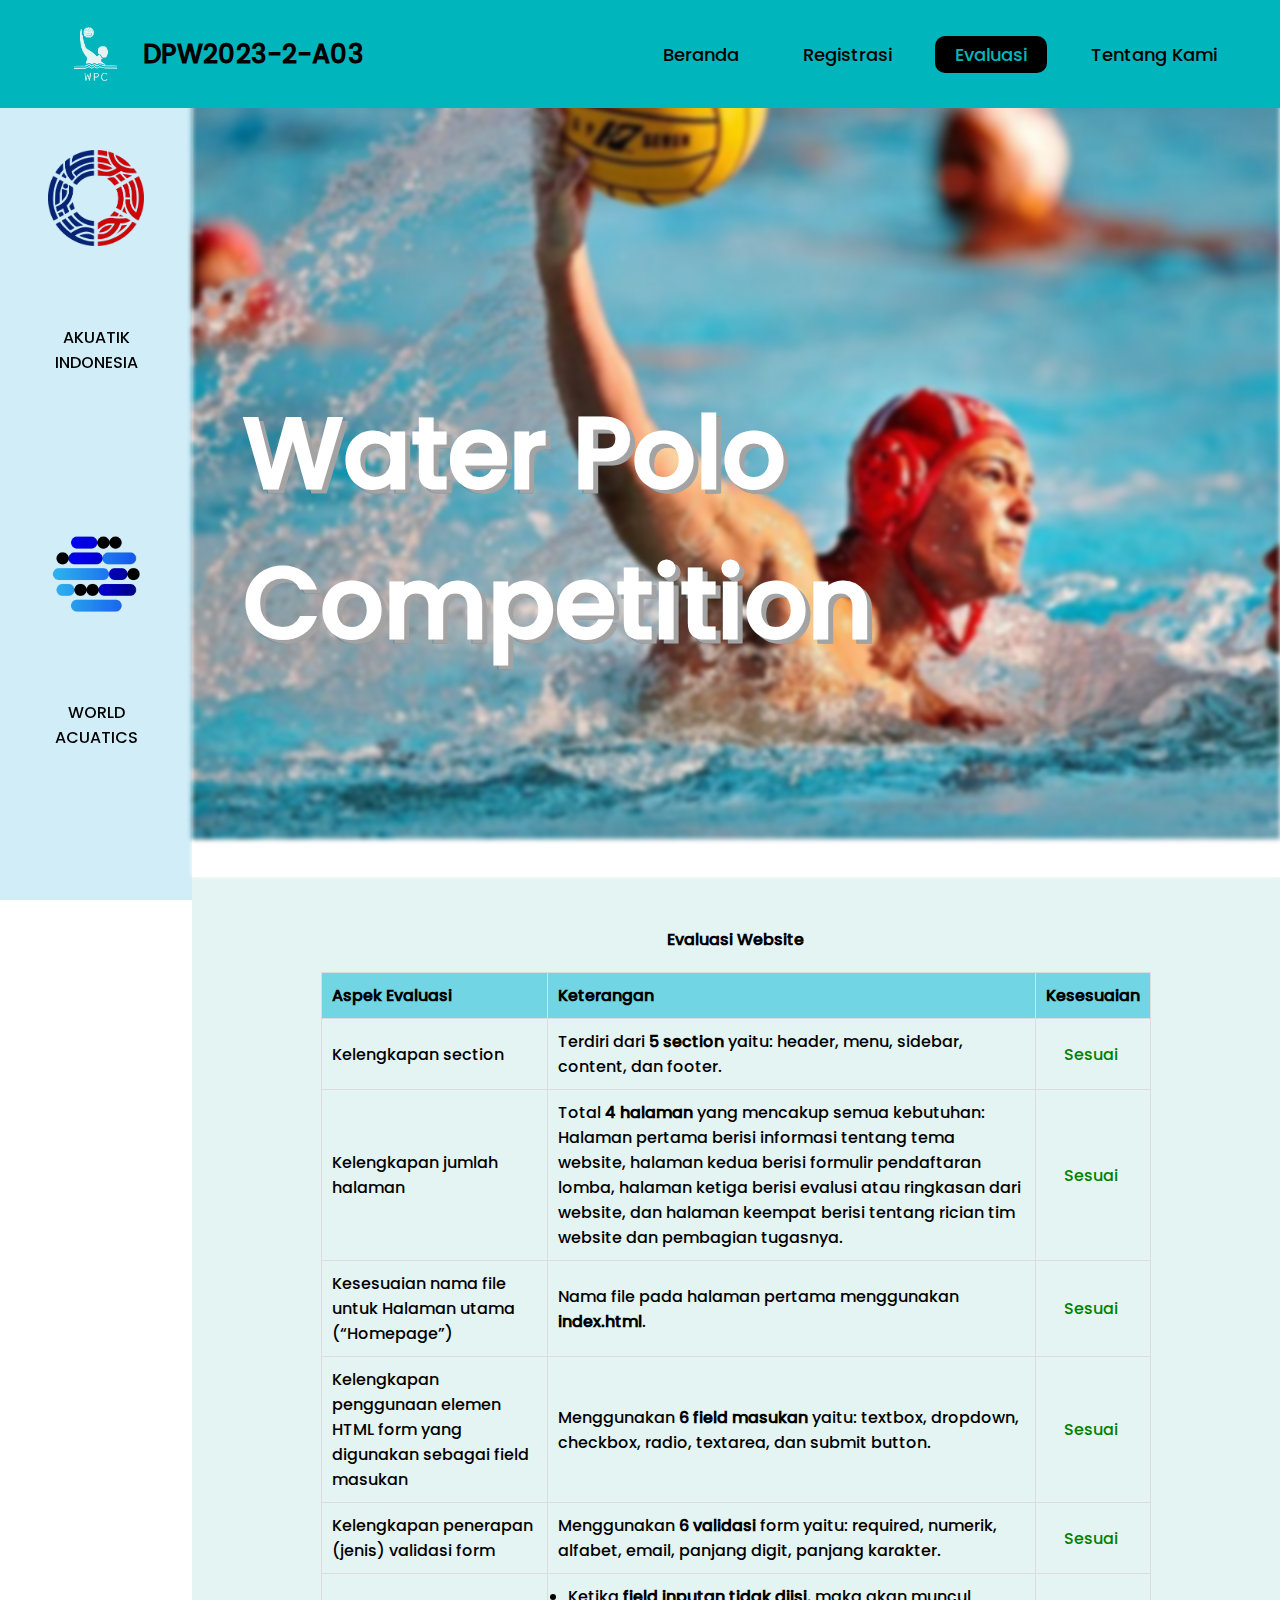
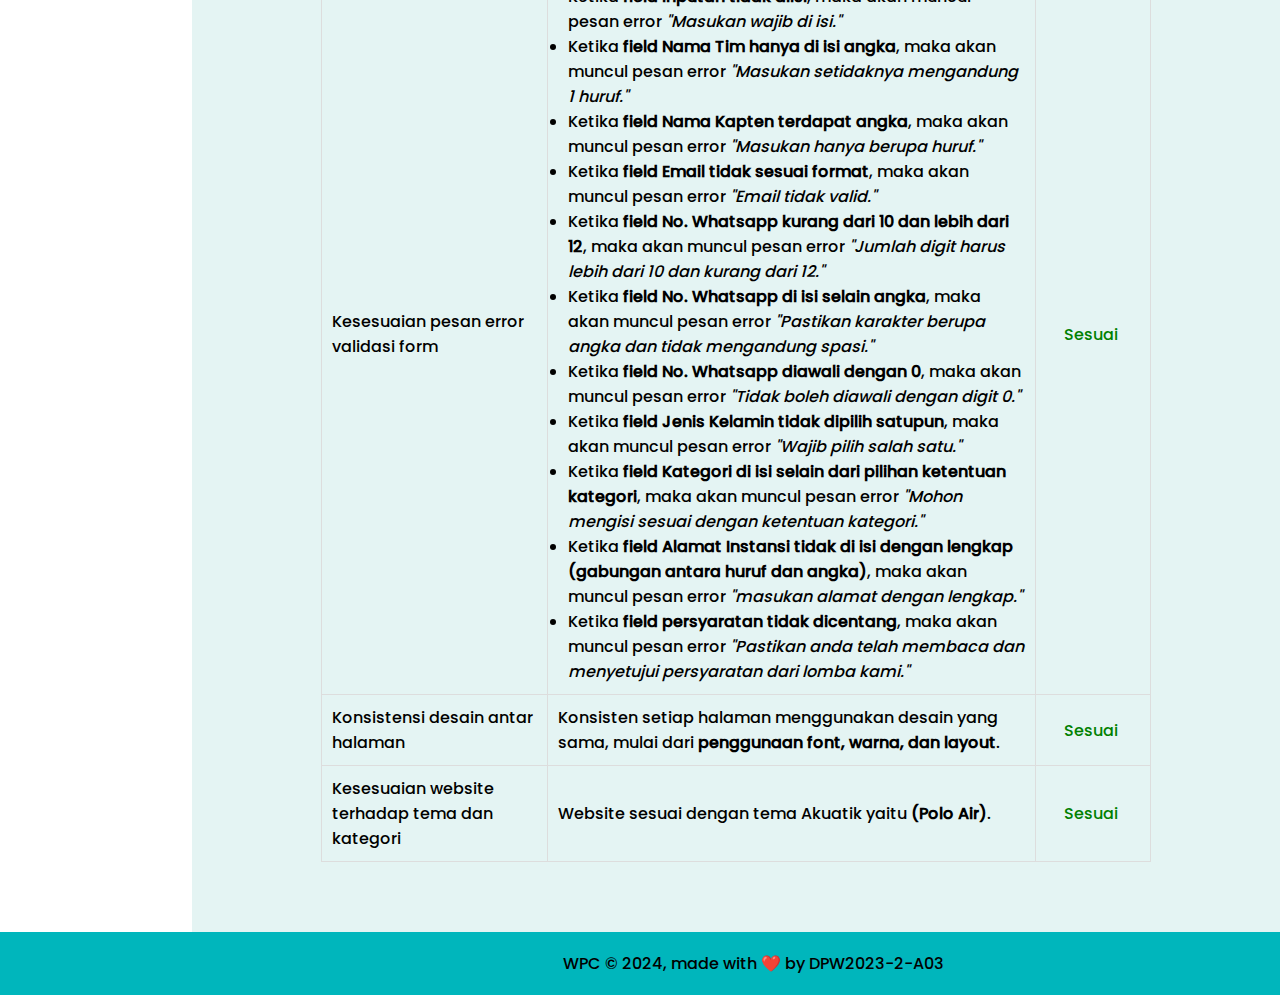
<file: evaluation.html>
<!DOCTYPE html>
<html lang="id">

<head>
    <meta charset="UTF-8">
    <meta name="viewport" content="width=device-width, initial-scale=1.0">
    <title>Evaluation</title>
    <link rel="stylesheet" href="style.css">
</head>

<body>
    <!-- menu start -->
    <div class="menu">
        <div class="nav1">
            <img src="aset/logowpcfix.png" alt="">
            <p>DPW2023-2-A03</p>
        </div>
        <div class="nav2">
            <a href="index.html" class="other-page">Beranda</a>
            <a href="registration.html" class="other-page">Registrasi</a>
            <a href="#" class="now-page">Evaluasi</a>
            <a href="about-us.html" class="other-page">Tentang Kami</a>
        </div>
    </div>
    <!-- menu end -->

    <!-- header start -->
    <div class="header banner"></div>
    <div class="bg-text">
        <h1>Water Polo Competition</h1>
    </div>
    <!-- header end -->

    <!-- aside start -->
    <aside>
        <div class="logo1">
            <img src="aset/logolokal.png" alt="">
            <div class="textLogo">
                <div>AKUATIK</div>
                <div>INDONESIA</div>
            </div>
        </div>
        <div class="logo2">
            <img src="aset/logoworld.png" alt="">
            <div class="textLogo">
                <div>WORLD</div>
                <div>ACUATICS</div>
            </div>
        </div>
    </aside>
    <!-- aside end -->
    <!-- main start -->
    <div class="main">
        <div class="container">
            <h1 class="menengah_h1">Evaluasi Website</h1>
            <table class="kotak">
                <thead class="garis">

                    <!-- Baris Pertama -->
                    <tr class="warna_th">
                        <th class="garis">Aspek Evaluasi</th>
                        <th class="garis">Keterangan</th>
                        <th class="garis">Kesesuaian</th>
                    </tr>

                </thead>
                <tbody class="garis">

                    <!-- Baris Kedua -->
                    <tr class="garis">
                        <td class="garis">Kelengkapan section</td>
                        <td class="garis">Terdiri dari <b>5 section</b> yaitu: header, menu, sidebar, content, dan
                            footer.</td>
                        <td class="yes">Sesuai</td>
                    </tr>

                    <!-- Baris Ketiga -->
                    <tr class="garis">
                        <td class="garis">Kelengkapan jumlah halaman</td>
                        <td class="garis">Total <b>4 halaman</b> yang mencakup semua kebutuhan: Halaman pertama berisi
                            informasi tentang tema website, halaman kedua berisi formulir pendaftaran lomba, halaman
                            ketiga berisi evalusi atau ringkasan dari website, dan halaman keempat berisi tentang rician tim website dan pembagian tugasnya.</td>
                        <td class="yes">Sesuai</td>
                    </tr>

                    <!-- Baris Keempat -->
                    <tr class="garis">
                        <td class="garis">Kesesuaian nama file untuk Halaman utama (“Homepage”)</td>
                        <td class="garis">Nama file pada halaman pertama menggunakan <b>index.html</b>.</td>
                        <td class="yes">Sesuai</td>
                    </tr>

                    <!-- Baris Kelima -->
                    <tr class="garis">
                        <td class="garis">Kelengkapan penggunaan elemen HTML form yang digunakan sebagai field masukan
                        </td>
                        <td class="garis">Menggunakan <b>6 field masukan</b> yaitu: textbox, dropdown, checkbox, radio, textarea, dan submit button.</td>
                        <td class="yes">Sesuai</td>
                    </tr>

                    <!-- Baris Keenam -->
                    <tr class="garis">
                        <td class="garis">Kelengkapan penerapan (jenis) validasi form</td>
                        <td class="garis">Menggunakan <b>6 validasi</b> form yaitu: required, numerik, alfabet, email, panjang digit, panjang karakter.</td>
                        <td class="yes">Sesuai</td>
                    </tr>

                    <!-- Baris Ketujuh -->
                    <tr class="garis">
                        <td class="garis">Kesesuaian pesan error validasi form</td>
                        <td class="garis">
                            <ul class="list_style">
                                <li>
                                    Ketika <b>field inputan tidak diisi</b>, maka akan muncul pesan error <i>"Masukan wajib di isi."</i>
                                </li>
                                <li>
                                    Ketika <b>field Nama Tim hanya di isi angka</b>, maka akan muncul pesan error
                                    <i>"Masukan setidaknya mengandung 1 huruf."</i>
                                </li>
                                <li>
                                    Ketika <b>field Nama Kapten terdapat angka</b>, maka akan muncul pesan error <i>"Masukan hanya berupa huruf."</i>
                                </li>
                                <li>
                                    Ketika <b>field Email tidak sesuai format</b>, maka akan muncul pesan error <i>"Email tidak
                                        valid."</i>
                                </li>
                                <li>
                                    Ketika <b>field No. Whatsapp kurang dari 10 dan lebih dari 12</b>, maka akan muncul pesan
                                    error <i>"Jumlah digit harus lebih dari 10 dan kurang dari 12."</i>
                                </li>
                                <li>
                                    Ketika <b>field No. Whatsapp di isi selain angka</b>, maka akan muncul pesan error
                                    <i>"Pastikan karakter berupa angka dan tidak mengandung spasi."</i>
                                </li>
                                <li>
                                    Ketika <b>field No. Whatsapp diawali dengan 0</b>, maka akan muncul pesan error
                                    <i>"Tidak boleh diawali dengan digit 0."</i>
                                </li>
                                <li>
                                    Ketika <b>field Jenis Kelamin tidak dipilih satupun</b>, maka akan muncul pesan error
                                    <i>"Wajib pilih salah satu."</i>
                                </li>
                                <li>
                                    Ketika <b>field Kategori di isi selain dari pilihan ketentuan kategori</b>, maka akan muncul pesan error <i>"Mohon mengisi sesuai dengan ketentuan kategori."</i>
                                </li>
                                <li>
                                    Ketika <b>field Alamat Instansi tidak di isi dengan lengkap (gabungan antara huruf dan angka)</b>, maka akan muncul pesan error
                                    <i>"masukan alamat dengan lengkap."</i>
                                </li>
                                <li>
                                    Ketika <b>field persyaratan tidak dicentang</b>, maka akan muncul pesan error <i>"Pastikan
                                        anda telah membaca dan menyetujui persyaratan dari lomba kami."</i>
                                </li>
                            </ul>
                        </td>
                        <td class="yes">Sesuai</td>
                    </tr>

                    <!-- Baris Kedelapan -->
                    <tr class="garis">
                        <td class="garis">Konsistensi desain antar halaman</td>
                        <td class="garis">Konsisten setiap halaman menggunakan desain yang sama, mulai dari
                            <b>penggunaan font, warna, dan layout</b>.
                        </td>
                        <td class="yes">Sesuai</td>
                    </tr>

                    <!-- Baris Kesembilan -->
                    <tr class="garis">
                        <td class="garis">Kesesuaian website terhadap tema dan kategori</td>
                        <td class="garis">Website sesuai dengan tema Akuatik yaitu <b>(Polo Air)</b>.</td>
                        <td class="yes">Sesuai</td>
                    </tr>
                </tbody>
            </table>
        </div>
    </div>
    <!-- footer start -->
    <footer>
        <p>WPC © 2024, made with ❤️ by DPW2023-2-A03</p>
    </footer>
    <!-- footer end -->
</body>

</html>
</file>
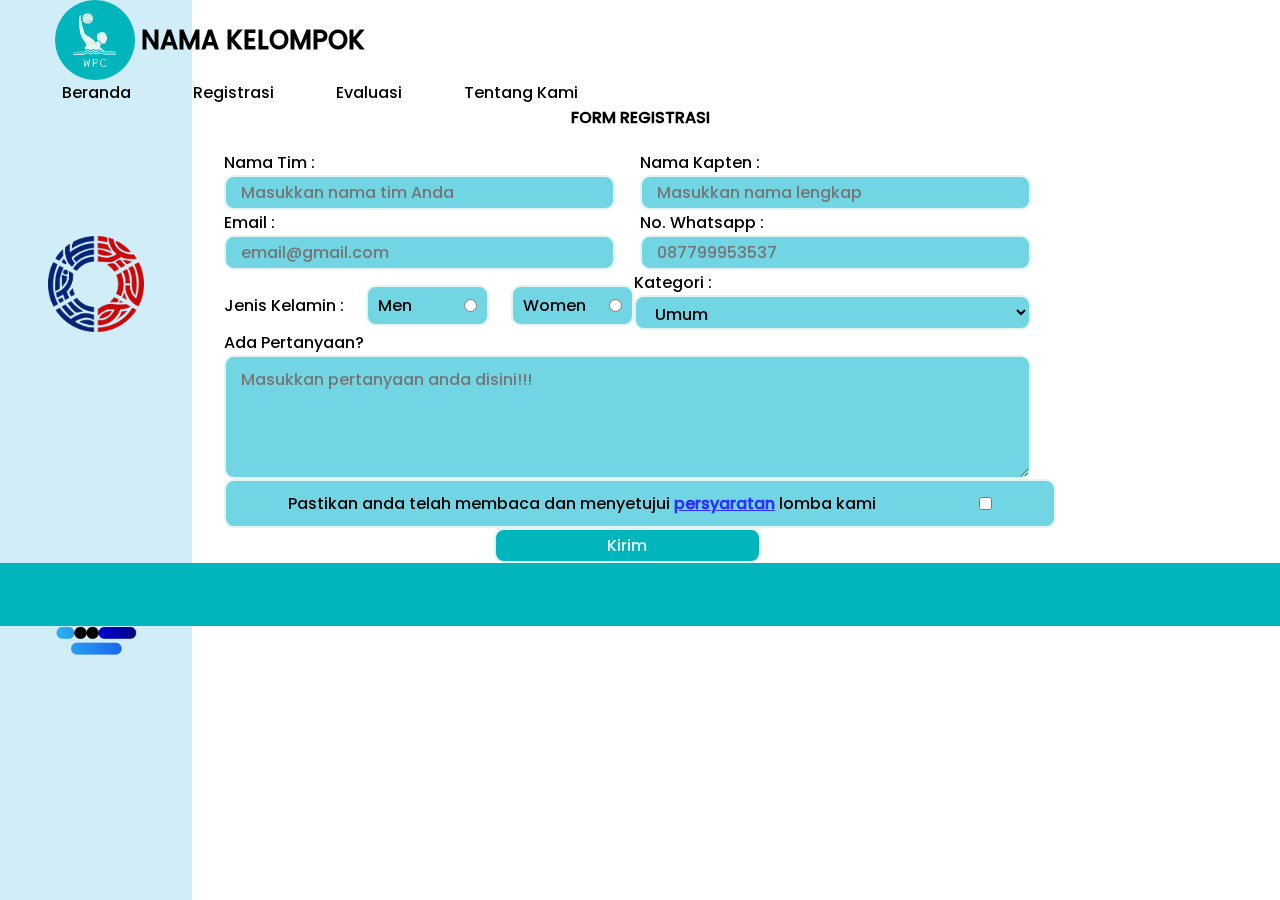
<file: form.html>
<!DOCTYPE html>
<html lang="id">

<head>
    <meta charset="UTF-8">
    <meta name="viewport" content="width=device-width, initial-scale=1.0">
    <title>TUGAS APLIKASI</title>
    <link rel="stylesheet" href="style.css">
</head>

<body>
    <!-- menu start -->
    <menu>
        <div class="nav1">
            <img src="aset/logowpcfix.png" alt="">
            <p>NAMA KELOMPOK</p>
        </div>
        <div class="nav2">
            <p>Beranda</p>
            <p>Registrasi</p>
            <p>Evaluasi</p>
            <p>Tentang Kami</p>
        </div>
    </menu>
    <!-- menu end -->
    <!-- aside start -->
    <aside>
        <img src="aset/logolokal.png" alt="">
        <img src="aset/logoworld.png" alt="">
    </aside>
    <!-- aside end -->
    <!-- main start -->
    <main>
        <section>
            <h1>FORM REGISTRASI</h1>
            <form action="#">
                <div class="row">
                    <div class="each-column">
                        <label for="namaTim">Nama Tim :</label>
                        <input class="input" type="text" name="namaTim" id="namaTim"
                            placeholder="Masukkan nama tim Anda">
                    </div>
                    <div class="each-column">
                        <label for="nama">Nama Kapten :</label>
                        <input class="input" type="text" name="nama" id="nama" placeholder="Masukkan nama lengkap">
                    </div>
                </div>
                <div class="row">
                    <div class="each-column">
                        <label for="mail">Email :</label>
                        <input class="input" type="text" name="mail" id="mail" placeholder="email@gmail.com">
                    </div>
                    <div class="each-column">
                        <label for="wa">No. Whatsapp :</label>
                        <input class="input" type="text" name="wa" id="wa" placeholder="087799953537">
                    </div>
                </div>
                <div class="row">
                    <div class="dif-column">
                        <label for="gender">Jenis Kelamin :</label>
                        <div class="fill-dif-column">
                            <label for="men">Men</label>
                            <input type="radio" name="gender" id="men">
                        </div>
                        <div class="fill-dif-column">
                            <label for="women">Women</label>
                            <input type="radio" name="gender" id="women">
                        </div>
                    </div>
                    <div class="each-column">
                        <label for="kategori">Kategori :</label>
                        <select class="input" name="kategori" id="kategori">
                            <option value="umum">Umum</option>
                            <option value="sd">SD</option>
                            <option value="smp">SMP</option>
                            <option value="sma">SMA</option>
                        </select>
                    </div>
                </div>
                <div class="row">
                    <div class="each-column">
                        <label for="qna">Ada Pertanyaan?</label>
                        <textarea name="qna" id="qna" placeholder="Masukkan pertanyaan anda disini!!!"
                            rows="4"></textarea>
                    </div>
                </div>
                <div class="row">
                    <div class="valid-column">
                        <label for="persetujuan">Pastikan anda telah membaca dan menyetujui
                            <a href="#">persyaratan</a>
                            lomba kami
                        </label>
                        <input type="checkbox" name="persetujuan" id="persetujuan">
                    </div>
                </div>
                <div class="row">
                    <div class="each-column">
                        <button class="input" type="submit">Kirim</button>
                    </div>
                </div>
            </form>
        </section>

    </main>
    <!-- <main>
        <section>
            Lorem ipsum dolor sit amet, consectetur adipisicing elit. Pariatur voluptatibus iure sequi itaque sed
            voluptate minus deserunt sit cupiditate ipsa maiores saepe nobis amet atque, ducimus libero fugiat,
            similique quis.
            Lorem ipsum, dolor sit amet consectetur adipisicing elit. Nulla nesciunt facere exercitationem molestiae
            delectus quae voluptatibus? Molestiae, quae cum eaque porro rerum, expedita corporis repellendus aliquid
            hic, fuga earum aspernatur!
            Lorem ipsum dolor sit amet consectetur adipisicing elit. Tempora error ab deserunt illum aliquam, numquam
            mollitia fugiat aperiam corporis eum officiis praesentium quae minima cum esse itaque nobis earum vero!
            Lorem ipsum, dolor sit amet consectetur adipisicing elit. Qui, praesentium! Exercitationem, soluta ducimus
            debitis in, minus maxime repellat necessitatibus ipsa ab explicabo provident, et nam distinctio aspernatur
            tempora eum blanditiis.
            Lorem ipsum dolor sit amet consectetur adipisicing elit. Nisi ullam repellendus quae quia odio corrupti
            voluptas velit saepe sunt dolor accusamus esse ipsum facilis consequatur, earum qui quam reiciendis fugiat.
            Lorem ipsum dolor sit amet consectetur adipisicing elit. Et, atque rem, laudantium fugiat accusantium
            ducimus, repellat illo ex ut deserunt magnam mollitia assumenda quasi aspernatur. Ad quibusdam repudiandae
            commodi animi.
            Lorem ipsum, dolor sit amet consectetur adipisicing elit. Cum, repudiandae dignissimos facilis veritatis,
            vero quidem debitis soluta voluptatum accusamus quod voluptates molestias incidunt esse modi ab blanditiis
            delectus! Excepturi, corrupti.
            Lorem ipsum dolor sit amet consectetur adipisicing elit. Ad molestias nihil ab eum aspernatur, reiciendis,
            consequatur cupiditate ex a eveniet aliquid laborum, odio aliquam cumque architecto fugiat. Suscipit, quam
            quisquam.
            Minima perspiciatis repudiandae, quia pariatur omnis minus ullam nam quas officiis porro tenetur asperiores
            laboriosam velit deleniti. Distinctio, illum nobis. Commodi est dolorem quo similique amet consequatur
            nesciunt iusto officia.
            Dignissimos architecto blanditiis ipsa hic. Voluptate maxime ullam ea animi obcaecati sint sunt omnis
            tenetur, veritatis cumque ut adipisci veniam corporis magni nam expedita, unde nihil amet iste culpa
            doloribus?
            Porro ad quasi earum inventore impedit atque, praesentium perspiciatis. Ipsa exercitationem quae omnis?
            Aliquid placeat fuga et qui dignissimos vero, cum expedita hic voluptatem, ipsa, debitis quidem iste nam
            minima?
            Lorem ipsum, dolor sit amet consectetur adipisicing elit. Molestiae necessitatibus officia, rem provident
            commodi quisquam atque placeat excepturi doloribus consequuntur! Minus tenetur commodi fugiat explicabo,
            voluptas at deserunt delectus nesciunt.
            Voluptates repellendus blanditiis quidem? Quisquam sed explicabo rem, incidunt labore fuga placeat soluta
            distinctio voluptate saepe ducimus laboriosam aliquid quae cupiditate commodi minus velit reiciendis nihil
            deleniti quam obcaecati sit?
            Placeat exercitationem eos atque molestias blanditiis doloremque obcaecati sunt, sed veritatis ullam
            distinctio numquam mollitia similique ut. Quis totam ab fuga dolorum animi. Pariatur neque, saepe error ut
            quod rerum.
            Ducimus ipsa, nisi doloribus alias quis unde aut ullam ex praesentium vitae sit, eligendi, neque dignissimos
            reiciendis quod quas autem. Deserunt perferendis fugit officiis provident dicta non, nesciunt eaque?
            Reiciendis!
        </section>
    </main> -->
    <!-- main end -->
    <!-- footer start -->
    <footer>

    </footer>
    <!-- footer end -->
</body>

</html>
</file>
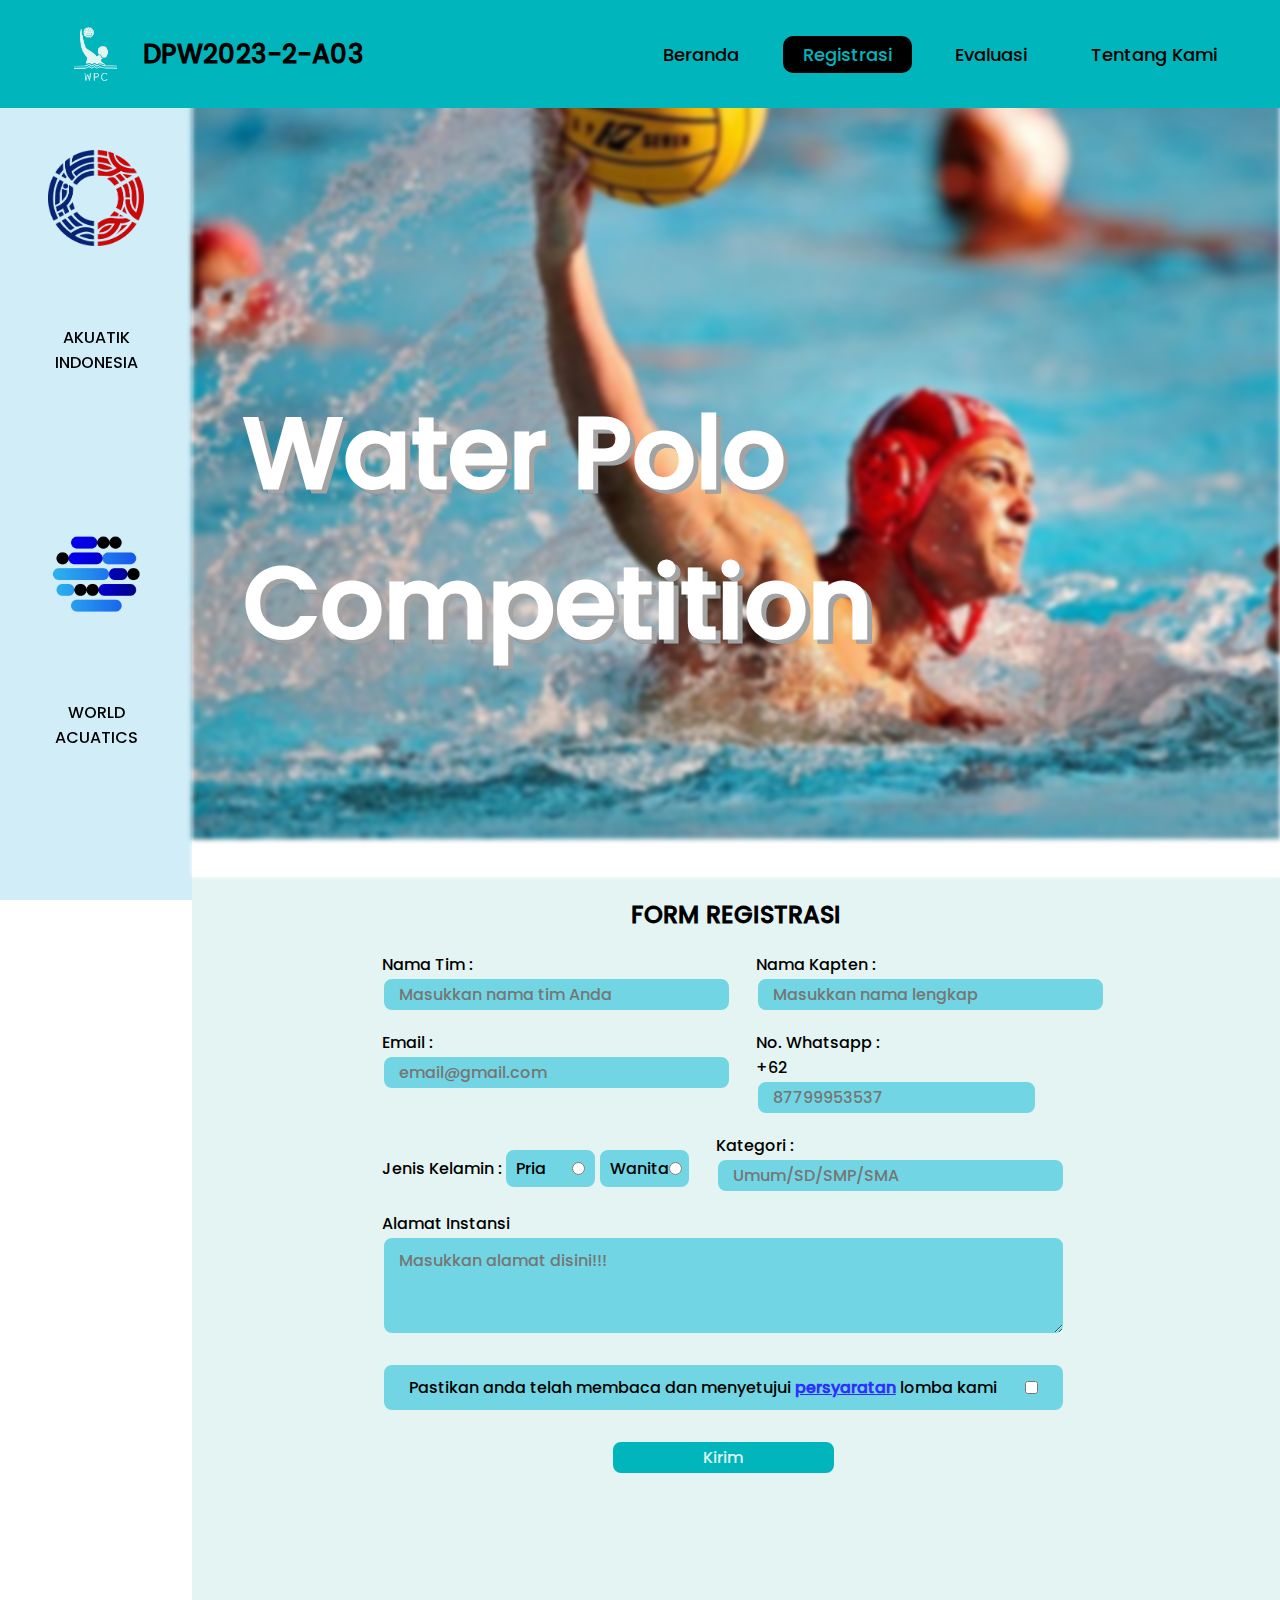
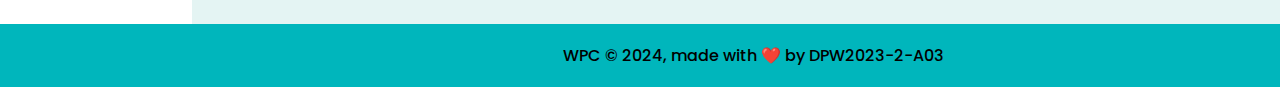
<file: registration.html>
<!DOCTYPE html>
<html lang="id">

<head>
    <meta charset="UTF-8">
    <meta name="viewport" content="width=device-width, initial-scale=1.0">
    <meta name="description" content="WPC adalah kompetisi polo air bergengsi yang ada di Indonesia">
    <title>Registration</title>
    <link rel="stylesheet" href="style.css">
</head>

<body>
    <!-- menu start -->
    <div class="menu">
        <!-- menu navbar kiri -->
        <div class="nav1">
            <img src="aset/logowpcfix.png" alt="">
            <p>DPW2023-2-A03</p>
        </div>
        <!-- menu navbar kanan -->
        <div class="nav2">
            <a href="index.html" class="other-page">Beranda</a>
            <a href="#" class="now-page">Registrasi</a>
            <a href="evaluation.html" class="other-page">Evaluasi</a>
            <a href="about-us.html" class="other-page">Tentang Kami</a>
        </div>
    </div>
    <!-- menu end -->

    <!-- header start -->
    <div class="header banner"></div>
    <div class="bg-text">
        <h1>Water Polo Competition</h1>
    </div>
    <!-- header end -->

    <!-- aside start -->
    <aside>
        <div class="logo1">
            <img src="aset/logolokal.png" alt="">
            <div class="textLogo">
                <div>AKUATIK</div>
                <div>INDONESIA</div>
            </div>
        </div>
        <div class="logo2">
            <img src="aset/logoworld.png" alt="">
            <div class="textLogo">
                <div>WORLD</div>
                <div>ACUATICS</div>
            </div>
        </div>
    </aside>
    <!-- aside end -->
    <!-- main start -->
    <div class="main main-form">
        <section>
            <h2 id="regis">FORM REGISTRASI</h2>
            <form action="evaluation.html" id="form">
                <!-- baris 1 (nama tim & nama kapten) -->
                <div class="row">
                    <!-- kolom 1 (nama tim) -->
                    <div class="each-column">
                        <label for="namaTim">Nama Tim :</label>
                        <input class="input" type="text" name="namaTim" id="namaTim"
                            placeholder="Masukkan nama tim Anda">
                        <div class="textError"></div>
                    </div>
                    <!-- kolom 2 (nama kapten) -->
                    <div class="each-column">
                        <label for="nama">Nama Kapten :</label>
                        <input class="input" type="text" name="nama" id="nama" placeholder="Masukkan nama lengkap">
                        <div class="textError"></div>
                    </div>
                </div>
                <!-- baris 2 (email & no. whatsapp) -->
                <div class="row">
                    <!-- kolom 1 (email) -->
                    <div class="each-column">
                        <label for="mail">Email :</label>
                        <input class="input" type="text" name="mail" id="mail" placeholder="email@gmail.com">
                        <div class="textError"></div>
                    </div>
                    <!-- kolom 2 (no. Whatsapp) -->
                    <div class="each-column">
                        <label for="wa">No. Whatsapp :</label>
                        <div class="nomor">
                            <span>+62</span>
                            <input class="input" type="text" name="wa" id="wa" placeholder="87799953537">
                            <div class="textError"></div>
                        </div>
                    </div>
                </div>
                <!-- baris 3 (jenis kelamin & kategori) -->
                <div class="row">
                    <!-- kolom 1 (jenis kelamin) -->
                    <div class="each-column">
                        <div class="dif-column" id="gender">
                            <label>Jenis Kelamin :</label>
                            <!-- gender pria -->
                            <div class="fill-dif-column">
                                <label for="men">Pria</label>
                                <input type="radio" name="gender" id="men" />
                            </div>
                            <!-- gender wanita -->
                            <div class="fill-dif-column">
                                <label for="women">Wanita</label>
                                <input type="radio" name="gender" id="women" />
                            </div>
                        </div>
                        <div class="textError" style="margin-left: 140px;"></div>
                    </div>
                    <!-- kolom 2 (kategori) -->
                    <div class="each-column">
                        <label for="kategori">Kategori :</label>
                        <input list="categories" name="kategori" id="kategori" class="input"
                            placeholder="Umum/SD/SMP/SMA">
                        <datalist id="categories">
                            <option value="Umum">
                            <option value="SD">
                            <option value="SMP">
                            <option value="SMA">
                        </datalist>
                        <div class="textError"></div>
                    </div>
                </div>
                <!-- baris 4 (kolom alamat) -->
                <div class="row">
                    <div class="each-column">
                        <label for="alamat">Alamat Instansi</label>
                        <textarea name="alamat" id="alamat" placeholder="Masukkan alamat disini!!!" rows="3"></textarea>
                        <div class="textError"></div>
                    </div>
                </div>
                <!-- baris 5 (persetujuan) -->
                <div class="row-valid">
                    <div class="each-column">
                        <div class="valid-column" id="setuju">
                            <label for="persetujuan">Pastikan anda telah membaca dan menyetujui
                                <a href="index.html#informasi-lomba" target="_blank">persyaratan</a>
                                lomba kami
                            </label>
                            <input type="checkbox" name="persetujuan" id="persetujuan">
                        </div>
                        <div class="textError"></div>
                    </div>
                </div>
                <!-- baris 6 (button) -->
                <div class="row">
                    <div class="each-column">
                        <button class="input button" type="submit">Kirim</button>
                    </div>
                </div>
            </form>
        </section>
    </div>
    <!-- footer start -->
    <footer>
        <p>WPC © 2024, made with ❤️ by DPW2023-2-A03</p>
    </footer>
    <!-- footer end -->
    <script src="script.js"></script>
</body>

</html>
</file>
<file: style.css>
@font-face {
    font-family: 'Poppins';
    src: url(font/Poppins-Medium.ttf);
}

::-webkit-scrollbar {
    width: 0;
}

*,
html {
    margin: 0;
    padding: 0;
    font-family: "Poppins", sans-serif;
    box-sizing: border-box;
    font-size: 16px;
}

body {
    height: 100vh;
    width: 100%;
}

/* menu start */
.menu {
    background-color: #00B6BC;
    height: 12%;
    display: flex;
    justify-content: space-between;
    align-items: center;
    position: fixed;
    width: 100%;
    top: 0;
    z-index: 99;
}

.nav1 {
    width: 25%;
    display: flex;
    justify-content: space-evenly;
    align-items: center;
    margin-left: 50px;
}

.nav1 p {
    font-size: 26px;
    font-weight: 600;
}

.nav1 img {
    width: 80px;
}

.nav2 {
    margin-right: 20px;
    width: 50%;
    display: flex;
    justify-content: space-evenly;
    align-items: center;
    list-style: none;
}

.now-page {
    color: #00B6BC;
    background-color: black;
}

.other-page {
    color: black;
}

.nav2 a {
    font-size: 18px;
    font-weight: 500;
    text-decoration: none;
    border-radius: 10px;
    padding: 5px 20px;
    transition: .3s;
}

.nav2 a:hover {
    border-radius: 10px;
    padding: 5px 20px;
    color: #00B6BC;
    background-color: black;
    transition: .3s;
}

/* menu end */

/* header start */
.header {
    background-color: #E4F4F3;
    width: 85%;
    float: right;
    display: flex;
    flex-direction: column;
}

.banner {
    background-image: url(aset/banner.png);
    background-repeat: no-repeat;
    filter: blur(2.5px);
    width: 85%;
    height: 88%;
    float: right;
    margin-top: 85px;
}

.bg-text {
    position: absolute;
    top: 42%;
    left: 19%;
}

.bg-text h1 {
    margin: auto;
    font-size: 100px;
    text-shadow: 5px 4px 0px #a3a3a3, 4px 4px 0px rgba(19, 100, 139, 0.42);
    color: white;
}

/* header end */

/* aside start */
aside {
    background-color: rgba(161, 219, 241, 0.5);
    top: 0;
    bottom: 0;
    float: left;
    width: 15%;
    position: fixed;
    z-index: -99;
    display: flex;
    flex-direction: column;
    align-items: center;
    justify-content: space-evenly;
}

.logo1,
.logo2 {
    height: 25%;
    display: flex;
    flex-direction: column;
    justify-content: space-between;
    align-items: center;
}

.textLogo {
    text-align: center;
}

aside img {
    width: 50%;
}

/* aside end */

/* main start */
.main {
    background-color: #E4F4F3;
    width: 85%;
    float: right;
    display: flex;
    flex-direction: column;
}

.main-form {
    height: 83%;
    padding-top: 20px;
}

/* main end */

/* footer start */
footer {
    background-color: #00B6BC;
    height: 7%;
    clear: both;
    display: flex;
    align-items: center;
    padding-left: 44%;
}

/* footer end */
section {
    width: 100%;
    display: flex;
    align-items: center;
    flex-direction: column;
}

/* KONTEN INDRA START */
/*untuk heading*/
p {
    text-align: justify;
}

h2 {
    color: black;
    text-align: center;
}

h3 {
    text-align: center;
    margin-top: 20px;
    margin-bottom: 20px;
}

/*untuk tombol*/
.card {
    display: flex;
    text-align: center;
    justify-content: space-between;
    width: 80%;
    height: 50px;
    margin: 20px auto 0 auto;
}

.card a {
    text-decoration: none;
    color: black;
    display: flex;
    justify-content: center;
    align-items: center;
    width: 100%;
    height: 100%;
}

.card1:hover,
.card2:hover {
    transition: .2s;
    filter: grayscale(0);
}

.card1 {
    border-radius: 15px;
    background-image: url("aset/gambar-polir-4.jpg");
    background-repeat: no-repeat;
    filter: grayscale(.7);
    width: 35%;
    background-size: 100%;
    background-position: 100%;
    transition: .2s;
}

.card2 {
    border-radius: 15px;
    background-image: url("aset/gambar-polir-5.jpg");
    background-repeat: no-repeat;
    background-size: 100%;
    background-position: bottom;
    filter: grayscale(.7);
    width: 35%;
    transition: .2s;
}

/*untuk informasi(pengertian)*/
.pengertian {
    text-align: justify;
    padding-top: 70px;
    width: 90%;
    margin: auto;
}

/*untuk sejarah polo air dunia&PRSI*/
.sejarah {
    display: flex;
    justify-content: space-between;
    width: 90%;
    margin: auto;
}

.spolo {
    padding-right: 10px;
    width: 47%;
}

.sprsi {
    width: 47%;
}

/*untuk cara bermain*/
.penghubung {
    display: flex;
    margin: 10px;
    justify-content: space-between;
    width: 90%;
    margin: auto;
}

.cara {
    width: 47%;
    display: flex;
    flex-direction: column;
}

.cara img {
    width: 100%;
    margin: auto;
    border-radius: 15px;
}

/*untuk lomba*/
.kata2 {
    text-align: justify;
    width: 90%;
    margin: auto;
    padding-top: 70px;
}

/*untuk ketentuan lomba*/
.ketentuan {
    display: flex;
    width: 90%;
    margin: 0px auto 30px auto;
    justify-content: space-between;
}

.ketentuan ol li {
    text-align: justify;
}

/*untuk syarat lomba*/
.syarat {
    display: flex;
    flex-direction: column;
    align-items: center;
    width: 47%;
    margin-left: 20px;
}

.syarat img {
    width: 100%;
    margin-top: 30px;
    border-radius: 15px;
}

/*untuk atruran lomba*/
.aturan {
    width: 47%;
    margin-left: 20px;
    /* background-color: #0084ff; */
    text-align: center;
}

.aturan a {
    background-color: #00B6BC;
    text-decoration: none;
    color: #E4F4F3;
    padding: 10px 70px;
    border-radius: 10px;
}

.aturan a:hover {
    background-color: #22a3a8;
}

.aturan .list1 {
    margin-bottom: 50px;
}

/* KONTEN INDRA END */

/*KONTEN AZHARI START  */
/* konten form */
form {
    display: flex;
    flex-direction: column;
    /* default dari display flex adalah flex-direction: row; jadi defaultnya kalau dikasih display flex maka akan sejajar kanan kiri, dibuat column agar sejajar atas bawah */
    width: 65%;
    margin-top: 20px;
}

/* h2 yang ada didalam element section */
section h2 {
    font-size: 24px;
}

/* per baris dari setiap isian form */
.row {
    display: flex;
}

/* per kolom dari setiap isian form */
.each-column {
    width: 100%;
    display: flex;
    flex-direction: column;
    padding-right: 25px;
}

/* inputan */
.input {
    background-color: #71D5E4;
    height: 35px;
    padding: 5px 15px;
    border-radius: 10px;
    border: 2px solid #E4F4F3;
}

/* menghilangkan default border color hitam ketika mengetik di dalam inputan */
.each-column input:focus,
textarea {
    outline: 0;
}

/* border inputan akan berubah warna biru ketika terdapat class success */
.success input,
.success textarea,
.success .fill-dif-column,
.success .valid-column {
    border-color: #0084ff;
}

/* border inputan akan berubah warna merah ketika terdapat class error */
.error input,
.error textarea,
.error .fill-dif-column,
.error .valid-column {
    border-color: red;
}

/* teks error */
.textError {
    display: flex;
    height: 13px;
    align-items: center;
    font-size: 12px;
    color: red;
    margin-top: 3px;
    margin-bottom: 2px;
}

/* logo warning */
.textError img {
    width: 12px;
    margin-right: 5px;
}

/* font-weight untuk menebalkan text, semakin tinggi maka akan semakin tebal */
label {
    font-weight: 500;
}

textarea {
    background-color: #71D5E4;
    border-radius: 10px;
    padding: 10px 15px;
    border: 2px solid #E4F4F3;
}

/* tombol button */
.each-column button {
    padding: 10px;
    width: 33%;
    margin: auto;
    align-items: center;
    display: flex;
    justify-content: center;
    background-color: #00B6BC;
    color: #E4F4F3;
}

/* saat mouse mengarahkan pada element tombol yang ada didalam class each-column maka warna dan cursor akan berubah*/
.each-column button:hover {
    background-color: #22a3a8;
    cursor: pointer;
}

/* membungkus konten gender */
.dif-column {
    display: flex;
    justify-content: space-between;
    align-items: center;
    padding-top: 10px;
    margin: auto;
    margin-left: 0;
    width: 100%;
}

/* membungkus label dan inputan gender  */
.fill-dif-column {
    background-color: #71D5E4;
    width: 30%;
    padding: 6px 10px;
    border-radius: 10px;
    display: flex;
    justify-content: space-between;
    border: 2px solid #E4F4F3;
}

/* membungkus pada bagian label persetujuan */
.valid-column {
    background-color: #71D5E4;
    padding: 10px;
    width: 100%;
    border-radius: 10px;
    display: flex;
    justify-content: space-around;
    align-items: center;
    margin: auto;
    border: 2px solid #E4F4F3;
}

/* tag a yang ada didalam class valid-column */
.valid-column a {
    font-weight: 650;
    color: rgb(47, 47, 255);
}

.row-valid {
    margin: 10px 0;
}

.nomor input {
    width: 91%;
}

/*KONTEN AZHARI END  */

/* KONTEN MUMTAZ START */

/*Membungkus isi dari content*/
.container {
    width: 80%;
    margin: 0 auto;
    padding: 50px 20px 70px;
}
.menengah_h1 {
    text-align: center;
}

/*Untuk mengatur table*/
.kotak {
    width: 100%;
    border-collapse: collapse;
    margin-top: 20px;
}

/*Untuk memberi border pada table*/
.garis {
    border: 1px solid #ddd;
}

/*Mengatur jarak dan align pada isi table*/
.garis,
th,
td {
    padding: 10px;
    text-align: left;
}

/* Memberi warna pada table header */
.warna_th {
    background-color: #71D5E4;
}

/*Untuk memberi style pada list*/
.list_style {
    list-style: disc;
    padding-left: 10px;
}

/* Untuk memberi warna pada isi dari kesesuaian dan garis */
.yes {
    color: green;
    border: 1px solid #ddd;
    text-align: center;
}
.no {
    color: red;
    border: 1px solid #ddd;
}
/* KONTEN MUMTAZ END */

/* KONTEN RIZAL START */

/* Untuk setiap class yang awalannya div */
.div { 
    background-color: #E4F4F3;
    width: 85%;
    height: 90%;
    float: right;
    display: flex;
    flex-direction: column;
}
/* padding ke header agar tidak menumpuk */
.div-about-us-1 {
    padding-top: 85px;
}

/* agar tiap class div berubah ke baris baru */
.div-about-us-1,
.div-about-us-2,
.div-about-us-3,
.div-about-us-4 {
    display: block;
}

/* menyesuaikan tinggi konten */
.div-about-us-1,
.div-about-us-3,
.div-about-us-4 {
    height: auto;
}

/* Hiasan untuk kalimat di class team */
.team {
    display: flex;
    justify-content: center;
    align-items: center;
    /* background-color: cyan; */
    font-size: 60px;
    text-shadow: 6px 3px 0px #7A7A7A, 4px 4px 0px rgba(19, 100, 139, 0.42);
    margin-bottom: 40px;
    margin-top: 25px;
}


.desc,
.desc-kel {
    display: flex;
    justify-content: center;
    align-items: center;
    font-size: 30px;
}

.desc-kel {
    font-weight: 900;
    opacity: .8;
}

.container_foto {
    margin: auto;
    display: flex;
    align-items: center;
    justify-content: center;
    height: 100%;
}

.a1 {
    margin-top: 30px;
}

.a2 {
    margin-bottom: 30px;
}

.a1,
.a2 {
    width: 10%;
    vertical-align: middle;

}


.konten2 {
    margin-bottom: 30px;
}

.a1,
.a2,
.konten,
.konten2 {
    position: absolute;
    bottom: 0;
    background: rgb(0, 0, 0);
    /* Fallback color */
    background: rgba(0, 0, 0, 0.7);
    /* Black background with 0.5 opacity */
    color: #f1f1f1;
    width: 100%;
}

.konten,
.konten2 {
    padding: 20px;
}

.foto1,
.foto2,
.foto3,
.foto4 {
    width: 23%;
    height: 100%;
    position: relative;
    max-width: 800px;
}

.div-about-us-3 .team {
    /* background-color: #0084ff; */
    margin-top: 100px;
}

.container_table {
    overflow-x: auto;
    margin-bottom: 60px;
    display: flex;
    align-items: center;
    justify-content: center;
}

.tabel {
    color: #444;
    border-collapse: collapse;
    -webkit-box-shadow: 5px 5px 0px 0px #289FED, 10px 10px 0px 0px #5FB8FF, 15px 15px 0px 0px #A1D8FF, 5px 5px 15px 5px rgba(0, 0, 0, 0);
    box-shadow: 5px 5px 0px 0px #289FED, 10px 10px 0px 0px #5FB8FF, 15px 15px 0px 0px #A1D8FF, rgba(0, 0, 0, 0);
}

.tabel,
td,
th {
    border: 1px solid black;
}

.toptabel {
    background-color: #71D5E4;
}

.mid-tab {
    margin: auto;
}

tr,
td {
    padding-left: 5px
}

.right-tab-top,
.mid2-tab-top,
.mid-tab-top,
.left-tab-top {
    text-align: center;
    padding: 10px;
}

.left-tab {
    padding: 5px;
    text-align: center;
}

.mid-tab {
    width: 300px;
}

.mid2-tab img {
    width: 100px;
}

.mid-tab a {
    text-decoration: none;
    color: black;
    font-weight: 300;
}

/* KONTEN RIZAL END */
</file>
